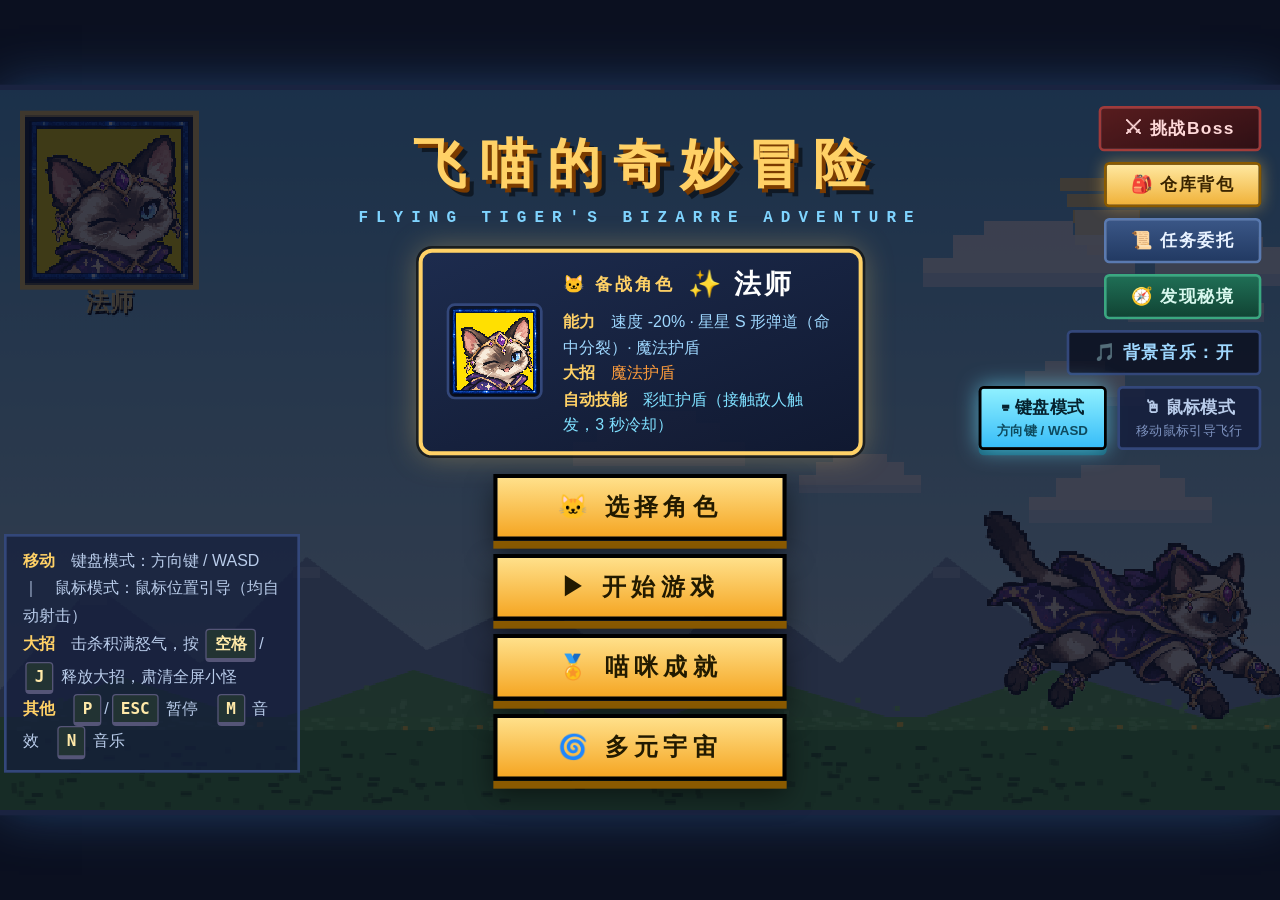
<file: index.html>
﻿﻿﻿﻿﻿﻿﻿﻿﻿﻿﻿﻿﻿﻿﻿﻿﻿﻿﻿﻿﻿﻿﻿﻿﻿﻿<!DOCTYPE html>
<html lang="zh-CN">
<head>
<meta charset="UTF-8">
<meta name="viewport" content="width=device-width, initial-scale=1.0">
<meta http-equiv="Cache-Control" content="no-cache, must-revalidate">
<meta http-equiv="Pragma" content="no-cache">
<meta http-equiv="Expires" content="0">
<title>飞喵的奇妙冒险 · 横版弹幕射击</title>
<link rel="stylesheet" href="css/style.css?v=20260919r9">
</head>
<body>
<div id="game-wrap">
  <canvas id="game" width="960" height="540"></canvas>

  <!-- 局内 HUD -->
  <div id="hud" class="hidden">
    <!-- 左上角：轮次 / 成长 / 击破 / 命 -->
    <div class="hud-topleft">
      <div class="hud-info">
        <span id="round-text">第 1 轮</span>
        <span id="level-text">成长 0 次</span>
        <span id="score-text">击破 0</span>
        <span id="lives-text" class="lives-text">❤❤❤</span>
      </div>
    </div>
    <!-- 右上角：近战技能 + 音效/音乐开关 -->
    <div class="hud-right">
      <div id="melee-box" title="近战爪击">
        <div id="melee-icon">爪</div>
        <div id="melee-cd"></div>
      </div>
      <div class="hud-btns">
        <button id="bgm-btn" type="button">音乐 开</button>
        <button id="mute-btn" type="button">音效 开</button>
      </div>
    </div>
    <!-- 左下角：生命 / 能量 -->
    <div class="hud-bottomleft">
      <div class="bar-row">
        <span class="bar-label">生命</span>
        <div class="bar-outer">
          <div id="hp-bar" class="bar-inner hp"></div>
          <span id="hp-text" class="bar-text">100/100</span>
        </div>
      </div>
      <div class="bar-row">
        <span class="bar-label">能量</span>
        <div class="bar-outer energy-outer">
          <div id="xp-bar" class="bar-inner xp"></div>
          <span id="xp-text" class="bar-text">0/10</span>
        </div>
      </div>
    </div>
    <!-- 屏幕中线正下方：怒气 -->
    <div class="hud-rage">
      <span class="rage-label">怒气</span>
      <div class="bar-outer rage-outer" id="rage-box">
        <div id="rage-bar" class="bar-inner rage"></div>
        <span id="rage-text" class="bar-text rage-text">0/100</span>
      </div>
    </div>
  </div>

  <!-- Boss 血条 -->
  <div id="boss-hud" class="hidden">
    <div id="boss-name">火焰飞猪王</div>
    <div class="boss-bar-outer">
      <div class="boss-bar-clip">
        <div id="boss-bar-ghost" class="boss-bar-layer"></div>
        <div id="boss-bar" class="boss-bar-inner"></div>
        <div class="boss-bar-sheen"></div>
        <div id="boss-bar-flash" class="boss-bar-layer"></div>
        <canvas id="boss-bar-fx"></canvas>
      </div>
    </div>
  </div>

  <!-- Boss 预警 -->
  <div id="boss-warn" class="hidden">
    <div class="warn-flash"></div>
    <div class="warn-text">⚠ 警 告 ⚠<br><span id="warn-sub">强大的气息逼近了！</span></div>
  </div>

  <!-- 升级三选一 -->
  <div id="levelup" class="hidden">
    <div class="lu-title" id="lu-title">⚡ 飞喵成长 ⚡</div>
    <div class="lu-sub" id="lu-sub">选择一项强化（按 1 / 2 / 3 或点击）</div>
    <!-- Boss 挑战·战前部署：进度 + 自动选择 -->
    <div id="lu-deploy-bar" class="hidden">
      <span id="lu-deploy-prog">战前部署 0/24</span>
      <button id="lu-auto-btn" type="button">🤖 自动选择</button>
    </div>
    <div id="lu-cards"></div>
  </div>

  <!-- 开始菜单 -->
  <div id="menu">
    <!-- 右上角：仓库入口 + 任务委托 + 秘境发现 + 背景音乐开关 + 操作模式切换 -->
    <div class="menu-topright">
      <button id="menu-bc-btn" class="audio-btn bc-entry-btn" type="button">⚔ 挑战Boss</button>
      <button id="menu-wh-btn" class="audio-btn wh-entry-btn" type="button">🎒 仓库背包</button>
      <button id="menu-mission-btn" class="audio-btn ms-entry-btn" type="button">📜 任务委托</button>
      <button id="menu-discover-btn" class="audio-btn dv-entry-btn" type="button">🧭 发现秘境<span class="entry-dot"></span></button>
      <button id="menu-bgm-btn" class="audio-btn" type="button">🎵 背景音乐：开</button>
      <div class="mode-row">
        <button id="mode-keyboard" class="mode-btn active" type="button">⌨ 键盘模式<small>方向键 / WASD</small></button>
        <button id="mode-mouse" class="mode-btn" type="button">🖱 鼠标模式<small>移动鼠标引导飞行</small></button>
      </div>
    </div>

    <div class="title-cn">飞喵的奇妙冒险</div>
    <div class="title-en">FLYING TIGER'S BIZARRE ADVENTURE</div>

    <!-- 备战角色（醒目）：头像 + 名称 + 能力/大招/自动技能 -->
    <div class="standby-hero">
      <div class="standby-avatar" id="standby-avatar"></div>
      <div class="standby-info">
        <div class="standby-row">
          <span class="standby-label">🐱 备战角色</span>
          <span id="standby-name">小白</span>
        </div>
        <div class="standby-detail" id="standby-detail"></div>
      </div>
    </div>

    <div class="menu-main">
      <button id="select-btn" class="big-btn" type="button">🐱 选择角色</button>
      <button id="start-btn" class="big-btn" type="button">▶ 开始游戏</button>
      <button id="ach-btn" class="big-btn ach-btn" type="button">🏅 喵咪成就</button>
      <button id="menu-map-btn" class="big-btn map-btn" type="button" title="点击切换地图">🌀 多元宇宙</button>
    </div>

    <!-- 操作说明：左侧靠下（去掉近战/强化/轮次） -->
    <div class="menu-ctrl">
      <div><b>移动</b>　键盘模式：方向键 / WASD　｜　鼠标模式：鼠标位置引导（均自动射击）</div>
      <div><b>大招</b>　击杀积满怒气，按 <kbd>空格</kbd>/<kbd>J</kbd> 释放大招，肃清全屏小怪</div>
      <div><b>其他</b>　<kbd>P</kbd>/<kbd>ESC</kbd> 暂停　<kbd>M</kbd> 音效　<kbd>N</kbd> 音乐</div>
    </div>
  </div>

  <!-- 暂停 -->
  <div id="pause" class="hidden">
    <div class="pause-text">暂 停</div>
    <div class="pause-btns">
      <button id="pause-resume-btn" class="pause-btn" type="button">▶ 继续游戏</button>
      <button id="pause-restart-btn" class="pause-btn" type="button">↻ 重新开始</button>
      <button id="pause-select-btn" class="pause-btn" type="button">🐱 角色选择</button>
    </div>
  </div>

  <!-- 角色选择 -->
  <div id="charsel" class="hidden">
    <div id="charsel-title">选择出战角色</div>
    <div id="char-grid"></div>
    <button id="char-back-btn" class="pause-btn alt" type="button">← 返回菜单</button>
  </div>

  <!-- 喵咪成就 -->
  <div id="ach-panel" class="hidden">
    <div id="ach-title">🏅 喵咪成就</div>
    <div id="ach-progress">已解锁 0 / 0</div>
    <div id="ach-list"></div>
    <button id="ach-back-btn" class="pause-btn alt" type="button">← 返回菜单</button>
  </div>

  <!-- 仓库（背包）：藏品 / 文书 / 道具 -->
  <div id="wh-panel" class="hidden">
    <div id="wh-head">
      <div id="wh-title">🎒 仓库</div>
      <div class="wh-tabs">
        <button class="wh-tab active" type="button" data-tab="coll">🏺 藏品</button>
        <button class="wh-tab" type="button" data-tab="doc">📜 文书</button>
        <button class="wh-tab" type="button" data-tab="item">🎁 道具</button>
      </div>
      <button id="wh-back-btn" class="pause-btn alt" type="button">← 返回菜单</button>
    </div>
    <div id="wh-body">
      <!-- 藏品列表（20 槽位） -->
      <div id="wh-coll-list" class="wh-view"></div>
      <!-- 藏品详情 -->
      <div id="wh-coll-detail" class="wh-view wh-detail hidden">
        <div class="wh-cd-left">
          <div id="wh-cd-canvas-box"></div>
        </div>
        <div class="wh-cd-right">
          <div id="wh-cd-name"></div>
          <div id="wh-cd-desc"></div>
          <div class="wh-cd-meta"><b>来源</b><span id="wh-cd-source"></span></div>
          <div class="wh-cd-meta"><b>发现者</b><span id="wh-cd-finder"></span></div>
          <div id="wh-cd-reward"></div>
          <div id="wh-cd-prog-txt"></div>
          <div class="wh-prog-outer wh-cd-bar"><div id="wh-cd-prog-inner" class="wh-prog-inner"></div></div>
          <button id="wh-invest-btn" class="wh-invest-btn" type="button"></button>
          <button id="wh-cd-back" class="pause-btn alt" type="button">← 返回藏品列表</button>
        </div>
      </div>
      <!-- 文书列表（20 槽位） -->
      <div id="wh-doc-list" class="wh-view"></div>
      <!-- 文书阅读器 -->
      <div id="wh-doc-reader" class="wh-view wh-reader hidden">
        <div class="wh-dr-head">
          <div id="wh-dr-title"></div>
          <div id="wh-dr-author"></div>
        </div>
        <div class="wh-dr-content">
          <div id="wh-dr-art"></div>
          <div id="wh-dr-text"></div>
        </div>
        <button id="wh-dr-back" class="pause-btn alt" type="button">← 返回文书列表</button>
      </div>
      <!-- 道具列表 -->
      <div id="wh-item-list" class="wh-view hidden"></div>
    </div>
  </div>

  <!-- 任务委托 -->
  <div id="ms-panel" class="hidden">
    <div id="ms-head">
      <div id="ms-title">📜 任务委托</div>
      <div id="ms-fish">🐟 小鱼干 0</div>
      <button id="ms-back-btn" class="pause-btn alt" type="button">← 返回菜单</button>
    </div>
    <div id="ms-body">
      <div id="ms-list"></div>
      <div id="ms-detail"></div>
    </div>
  </div>

  <!-- 秘境发现 -->
  <div id="dv-panel" class="hidden">
    <div id="dv-head">
      <div id="dv-title">🧭 发现秘境</div>
      <button id="dv-back-btn" class="pause-btn alt" type="button">← 返回菜单</button>
    </div>
    <div id="dv-grid"></div>
  </div>

  <!-- 阵亡委托结算 -->
  <div id="ms-settle" class="hidden">
    <div class="ms-settle-box">
      <div class="ms-settle-top">
        <span id="mss-count">委托结果 1/1</span>
        <span id="mss-skip" role="button">跳过全部</span>
      </div>
      <div id="mss-body"></div>
      <button id="mss-next" class="pause-btn" type="button">下一个</button>
    </div>
  </div>

  <!-- 游戏结束 -->
  <div id="gameover" class="hidden">
    <div class="go-title">飞喵陨落</div>
    <div id="go-stats" class="go-stats"></div>
    <div class="go-btns">
      <button id="restart-btn" class="big-btn" type="button">↻ 再战一场</button>
      <button id="home-btn" class="big-btn go-home" type="button">🏠 返回主页</button>
    </div>
  </div>

  <!-- 月痕沙海通关奖励 -->
  <div id="reward" class="hidden">
    <div class="reward-inner">
      <div class="reward-title">🏆 通关奖励 🏆</div>
      <div class="reward-sub">你战胜了狮身人面像，从墓室中带出了……</div>
      <div class="reward-coin">
        <div class="coin-icon">🪙</div>
        <div class="coin-name">古钱币</div>
        <div class="coin-amount">× 1</div>
      </div>
      <div class="reward-hint" id="reward-hint">（4 秒后可点击任意位置返回主界面）</div>
    </div>
  </div>

  <!-- Boss 挑战：Boss 选择界面 -->
  <div id="bc-panel" class="hidden">
    <div id="bc-head">
      <div id="bc-title">⚔ Boss 挑战</div>
      <div id="bc-fish">🐟 小鱼干 0</div>
      <button id="bc-back-btn" class="pause-btn alt" type="button">← 返回菜单</button>
    </div>
    <div id="bc-tip">点击 Boss 卡片发起讨伐 · 限定 Boss 在专属场景作战，通用 Boss 进入随机场景</div>
    <div id="bc-list-body"></div>
  </div>

  <!-- Boss 挑战：5 秒倒计时 -->
  <div id="bc-countdown" class="hidden">
    <div id="bc-cd-label">⚔ Boss 即将登场 ⚔</div>
    <div id="bc-cd-num">5</div>
  </div>

  <!-- Boss 挑战：结算（战斗结算 + 委托结果） -->
  <div id="bc-settle" class="hidden">
    <div class="bc-settle-box">
      <div id="bc-settle-title">🏆 讨伐成功</div>
      <div id="bc-settle-stat" class="bc-settle-block"></div>
      <div id="bc-settle-mission" class="bc-settle-block"></div>
      <button id="bc-settle-btn" class="bc-settle-btn" type="button">返回主页</button>
    </div>
  </div>

  <!-- 子弹风格二选一（预览 ?styleui=1） -->
  <div id="stylepick" class="hidden">
    <button id="sp-close" type="button">×</button>
    <div class="sp-head">
      <div class="sp-kicker">基础子弹已达最高强度</div>
      <div class="sp-title" id="sp-title">小白 · 风格觉醒</div>
      <div class="sp-sub">选择一条专属风格路线，专属弹道合并为每向 1 发风格弹（元素附加弹、尾部/下部炮管保留，后续可用「弹道强化」重新扩展）；风格一旦选定不可更换</div>
    </div>
    <div class="sp-switch">
      <button id="sp-prev" type="button">‹</button>
      <div class="sp-hero">
        <img id="sp-avatar" alt="">
        <span id="sp-hero-name">小白</span>
        <span class="sp-base-tag">基础弹：<b id="sp-base"></b></span>
      </div>
      <button id="sp-next" type="button">›</button>
    </div>
    <div id="sp-cards"></div>
    <div class="sp-foot">风格预览：点击卡片或按 1 / 2 查看锁定反馈　·　← / → 切换英雄（共 7 名）　·　Esc 关闭</div>
  </div>

  <!-- Boss 挑战：奖励 -->
  <div id="bc-reward" class="hidden">
    <div class="bc-rw-box">
      <div class="bc-rw-title">🎁 讨伐赏金</div>
      <div class="bc-rw-fish">🐟</div>
      <div id="bc-rw-name" class="bc-rw-name"></div>
      <div id="bc-rw-amount" class="bc-rw-amount"></div>
      <button id="bc-rw-btn" class="bc-settle-btn go" type="button">收下并返回</button>
    </div>
  </div>
</div>

<script src="js/sprites.js?v=20260917r3"></script>
<script src="js/characters.js?v=20260920r11"></script>
<script src="js/bulletstyles.js?v=20260919r6"></script>
<script src="js/config.js?v=20260919r21"></script>
<script src="js/audio.js?v=20260917r1"></script>
<script src="js/music.js?v=20260914r3"></script>
<script src="js/achievements.js?v=20260920r6"></script>
<script src="js/warehouse.js?v=20260914r4"></script>
<script src="js/missions.js?v=20260914r2"></script>
<script src="js/entities.js?v=20260920r33"></script>
<script src="js/hazards.js?v=20260916r3"></script>
<script src="js/bosses.js?v=20260919r13"></script>
<script src="js/bosschallenge.js?v=20260919r4"></script>
<script src="js/game.js?v=20260920r36"></script>
</body>
</html>
</file>
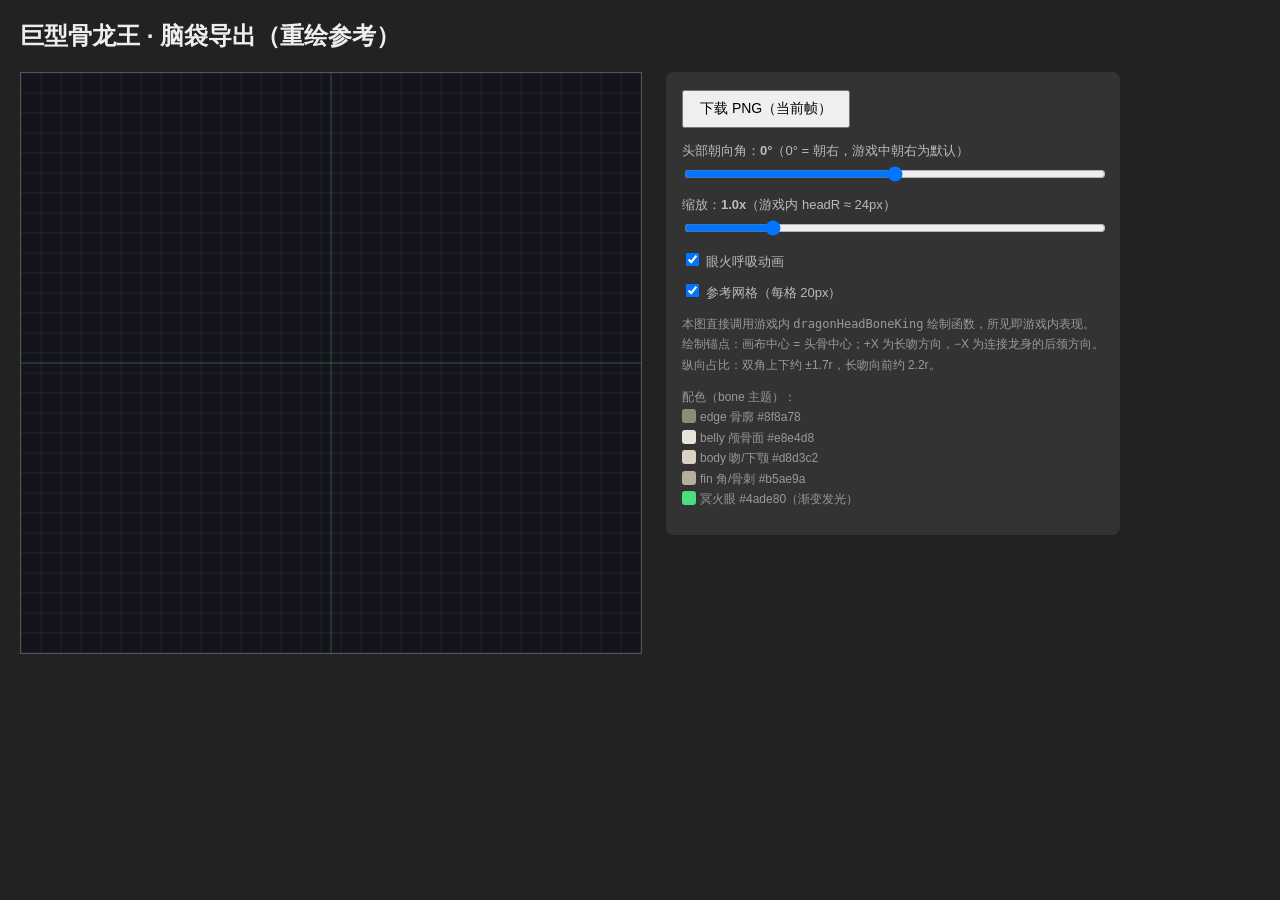
<file: export_bone_dragon_head.html>
<!DOCTYPE html>
<html lang="zh-CN">
<head>
<meta charset="UTF-8">
<title>骨龙王脑袋导出（重绘参考）</title>
<style>
  body { font-family: sans-serif; background: #222; color: #eee; padding: 20px; margin: 0; }
  .wrap { display: flex; gap: 24px; align-items: flex-start; flex-wrap: wrap; }
  .panel { background: #333; padding: 14px 16px; border-radius: 8px; min-width: 220px; }
  canvas { border: 1px solid #555; background: #14141c; display: block; }
  button { padding: 8px 16px; margin: 4px 4px 4px 0; cursor: pointer; font-size: 14px; }
  label { display: block; margin: 10px 0 4px; font-size: 13px; color: #bbb; }
  input[type=range] { width: 100%; }
  h2 { margin-top: 0; }
  .note { font-size: 12px; color: #999; line-height: 1.7; }
  .chips span { display:inline-block; width:14px; height:14px; border-radius:3px; margin-right:4px; vertical-align:-2px; }
</style>
</head>
<body>
<h2>巨型骨龙王 · 脑袋导出（重绘参考）</h2>
<div class="wrap">
  <canvas id="cv" width="620" height="580"></canvas>
  <div class="panel">
    <button id="btnPng">下载 PNG（当前帧）</button>
    <label>头部朝向角：<b id="angTxt">0°</b>（0° = 朝右，游戏中朝右为默认）</label>
    <input type="range" id="ang" min="-180" max="180" value="0">
    <label>缩放：<b id="scTxt">1.0x</b>（游戏内 headR ≈ 24px）</label>
    <input type="range" id="sc" min="0.5" max="3" step="0.1" value="1">
    <label><input type="checkbox" id="anim" checked> 眼火呼吸动画</label>
    <label><input type="checkbox" id="grid" checked> 参考网格（每格 20px）</label>
    <p class="note">
      本图直接调用游戏内 <code>dragonHeadBoneKing</code> 绘制函数，所见即游戏内表现。<br>
      绘制锚点：画布中心 = 头骨中心；+X 为长吻方向，−X 为连接龙身的后颈方向。<br>
      纵向占比：双角上下约 ±1.7r，长吻向前约 2.2r。
    </p>
    <p class="note chips">
      配色（bone 主题）：<br>
      <span style="background:#8f8a78"></span>edge 骨廓 #8f8a78<br>
      <span style="background:#e8e4d8"></span>belly 颅骨面 #e8e4d8<br>
      <span style="background:#d8d3c2"></span>body 吻/下颚 #d8d3c2<br>
      <span style="background:#b5ae9a"></span>fin 角/骨刺 #b5ae9a<br>
      <span style="background:#4ade80"></span>冥火眼 #4ade80（渐变发光）
    </p>
  </div>
</div>

<script src="js/config.js"></script>
<script src="js/entities.js"></script>
<script>
  const cv = document.getElementById('cv');
  const ctx = cv.getContext('2d');
  const th = FT.DRAGON_THEMES.bone;
  const headFn = th.headKing;          // dragonHeadBoneKing(ctx, d, h, t, th)
  let t = 0, last = performance.now();

  function draw() {
    const now = performance.now();
    const dt = Math.min(0.05, (now - last) / 1000); last = now;
    if (document.getElementById('anim').checked) t += dt;

    const angle = +document.getElementById('ang').value * Math.PI / 180;
    const scale = +document.getElementById('sc').value;
    document.getElementById('angTxt').textContent = Math.round(angle * 180 / Math.PI) + '°';
    document.getElementById('scTxt').textContent = scale.toFixed(1) + 'x';

    ctx.clearRect(0, 0, cv.width, cv.height);
    // 背景
    ctx.fillStyle = '#14141c'; ctx.fillRect(0, 0, cv.width, cv.height);
    if (document.getElementById('grid').checked) {
      ctx.strokeStyle = 'rgba(255,255,255,0.07)'; ctx.lineWidth = 1;
      for (let x = 0; x <= cv.width; x += 20) { ctx.beginPath(); ctx.moveTo(x, 0); ctx.lineTo(x, cv.height); ctx.stroke(); }
      for (let y = 0; y <= cv.height; y += 20) { ctx.beginPath(); ctx.moveTo(0, y); ctx.lineTo(cv.width, y); ctx.stroke(); }
      ctx.strokeStyle = 'rgba(74,222,128,0.35)';
      ctx.beginPath(); ctx.moveTo(cv.width / 2, 0); ctx.lineTo(cv.width / 2, cv.height); ctx.stroke();
      ctx.beginPath(); ctx.moveTo(0, cv.height / 2); ctx.lineTo(cv.width, cv.height / 2); ctx.stroke();
    }
    // 绘制脑袋（游戏内 headR≈24；导出按缩放放大）
    const cx = cv.width / 2, cy = cv.height / 2;
    ctx.save();
    ctx.translate(cx, cy);
    ctx.rotate(angle);
    ctx.scale(scale, scale);
    const d = { headR: 78, segR: 64 };
    headFn(ctx, d, 0, t, th);
    ctx.restore();
    requestAnimationFrame(draw);
  }
  draw();

  document.getElementById('btnPng').onclick = () => {
    const a = document.createElement('a');
    a.download = '骨龙王脑袋_重绘参考.png';
    a.href = cv.toDataURL('image/png');
    a.click();
  };
</script>
</body>
</html>
</file>
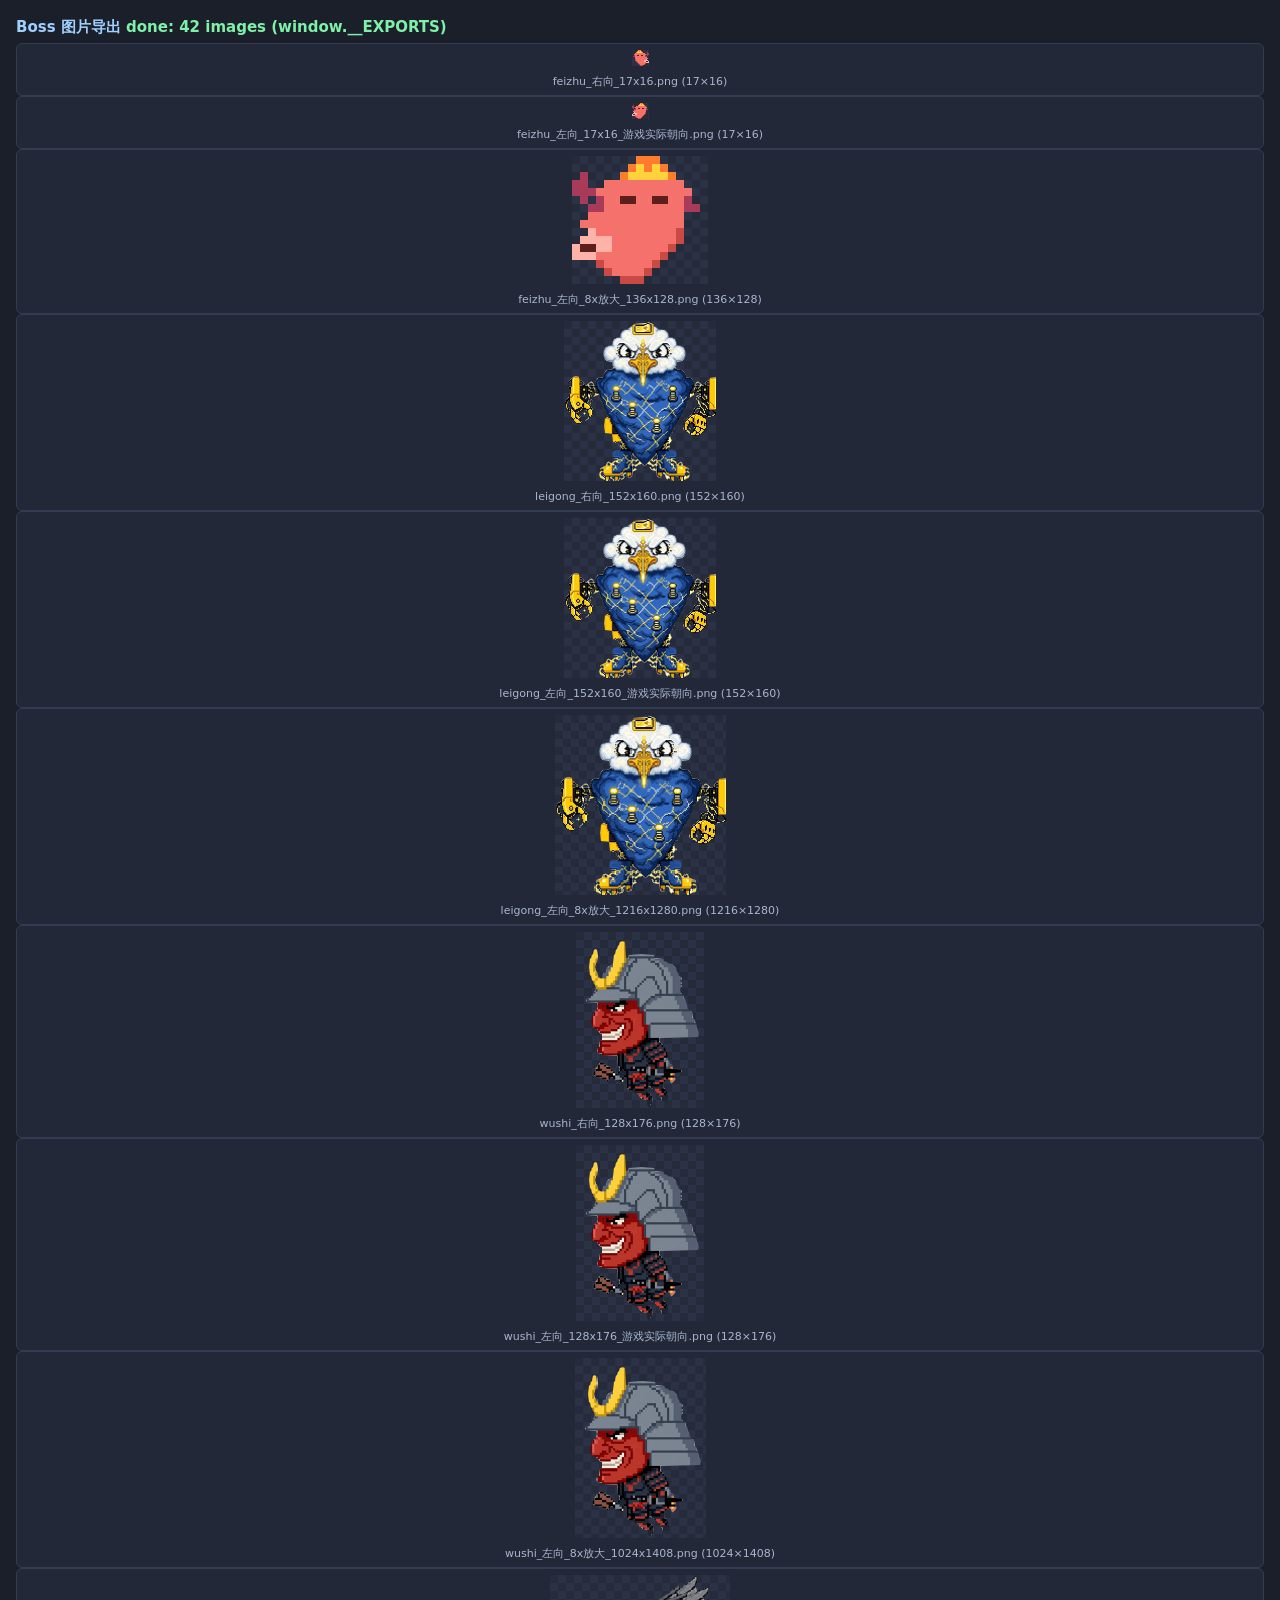
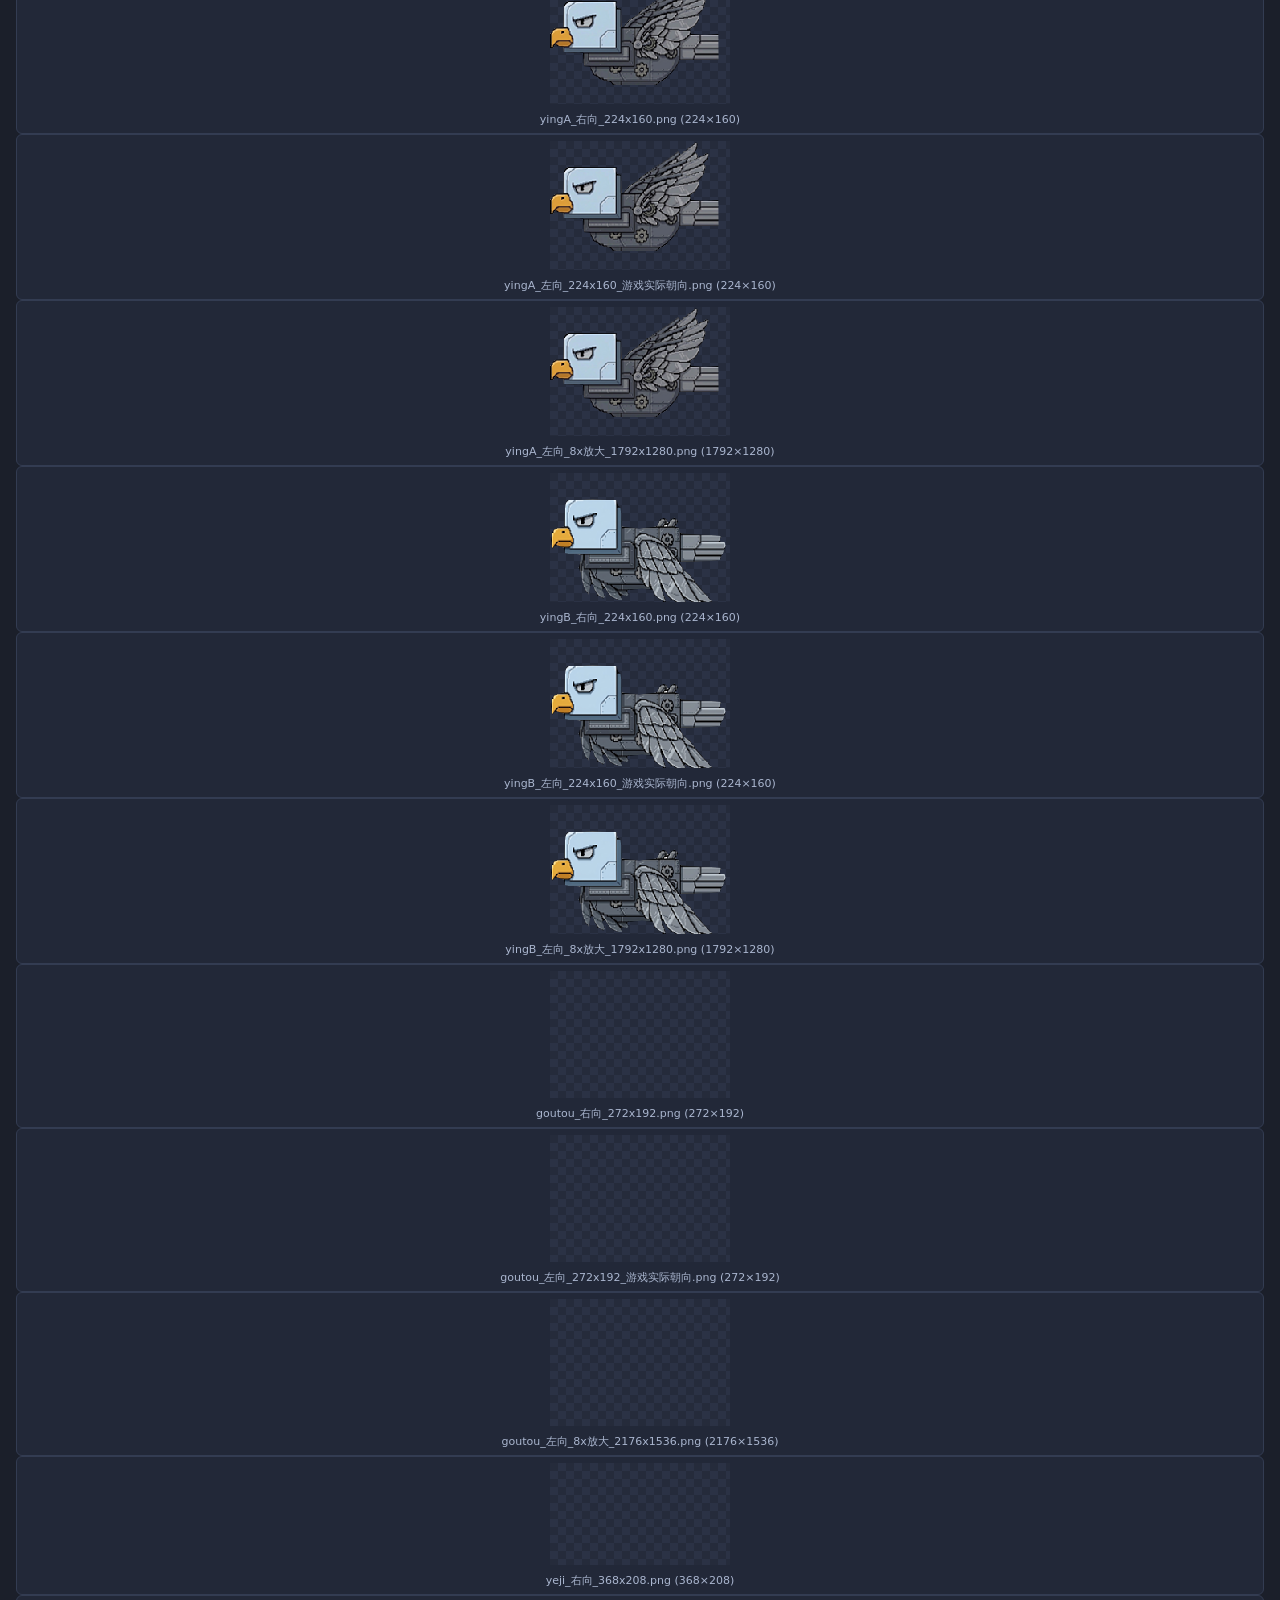
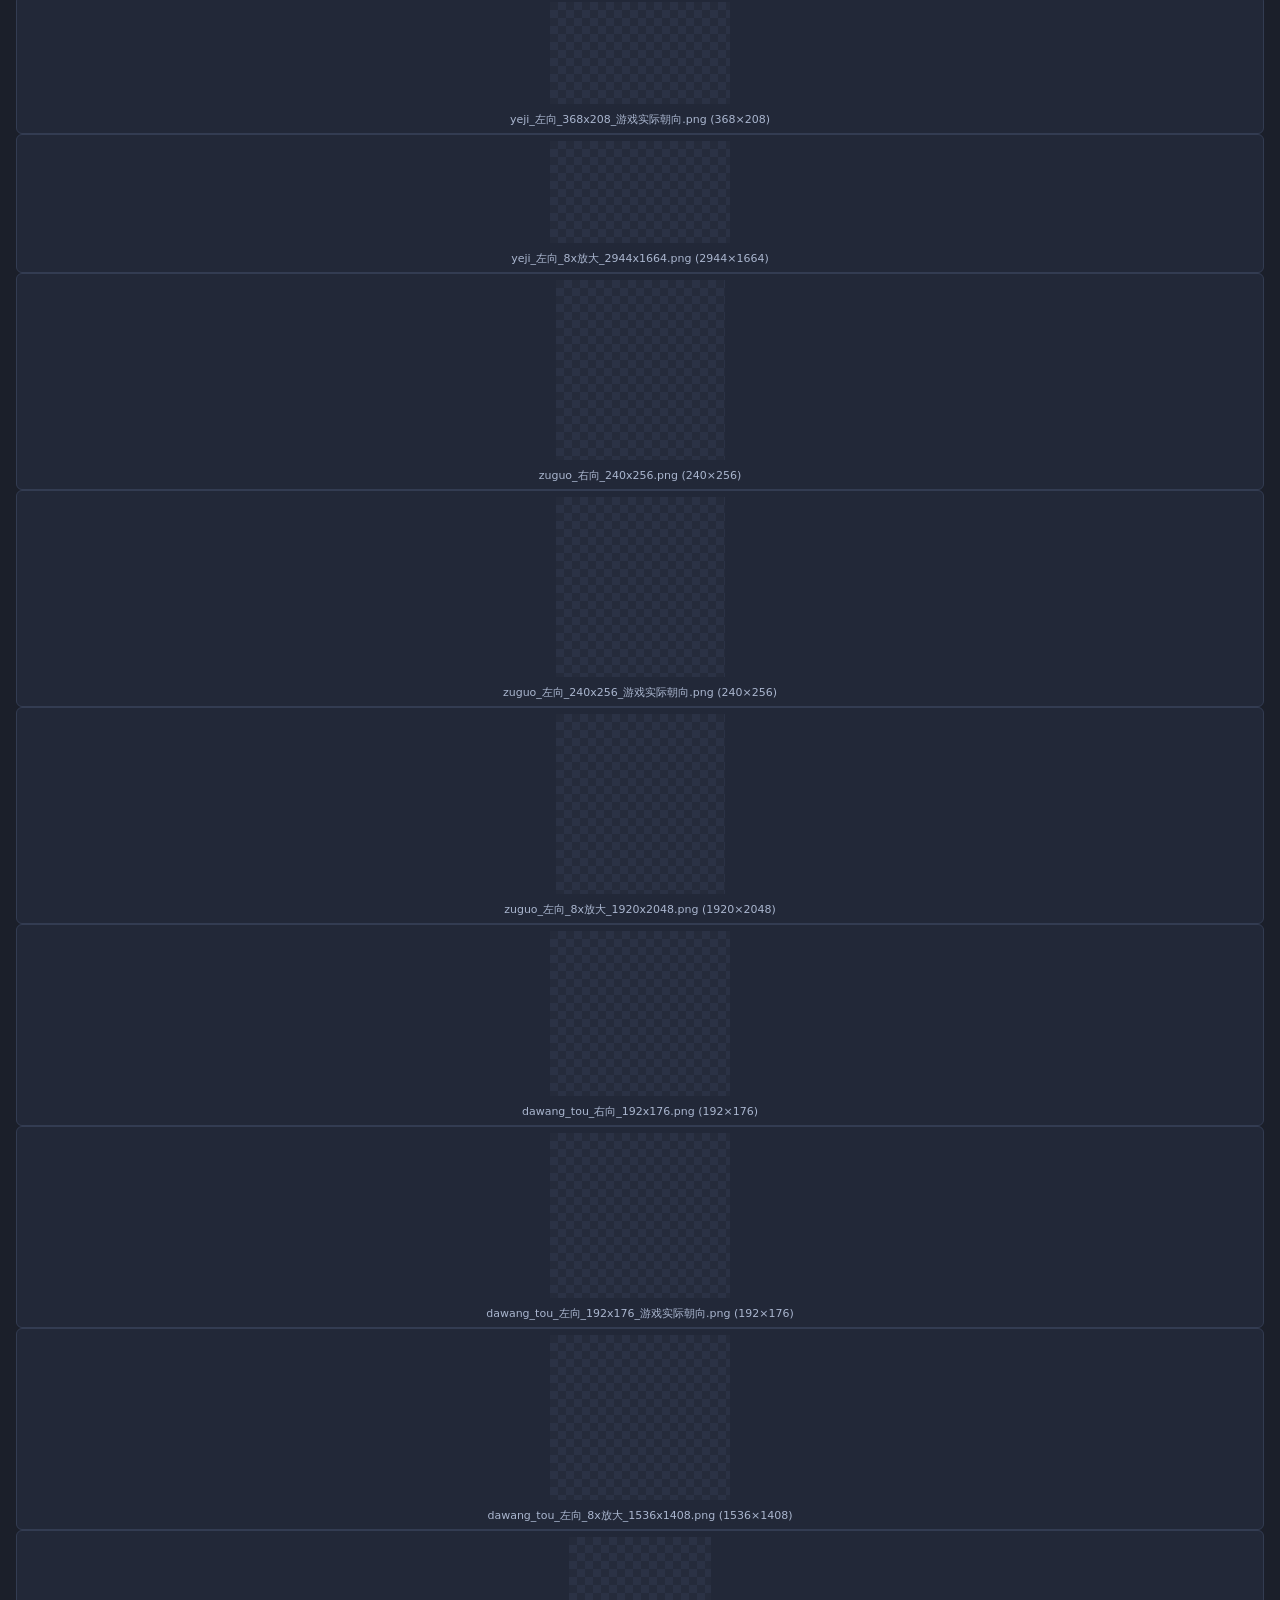
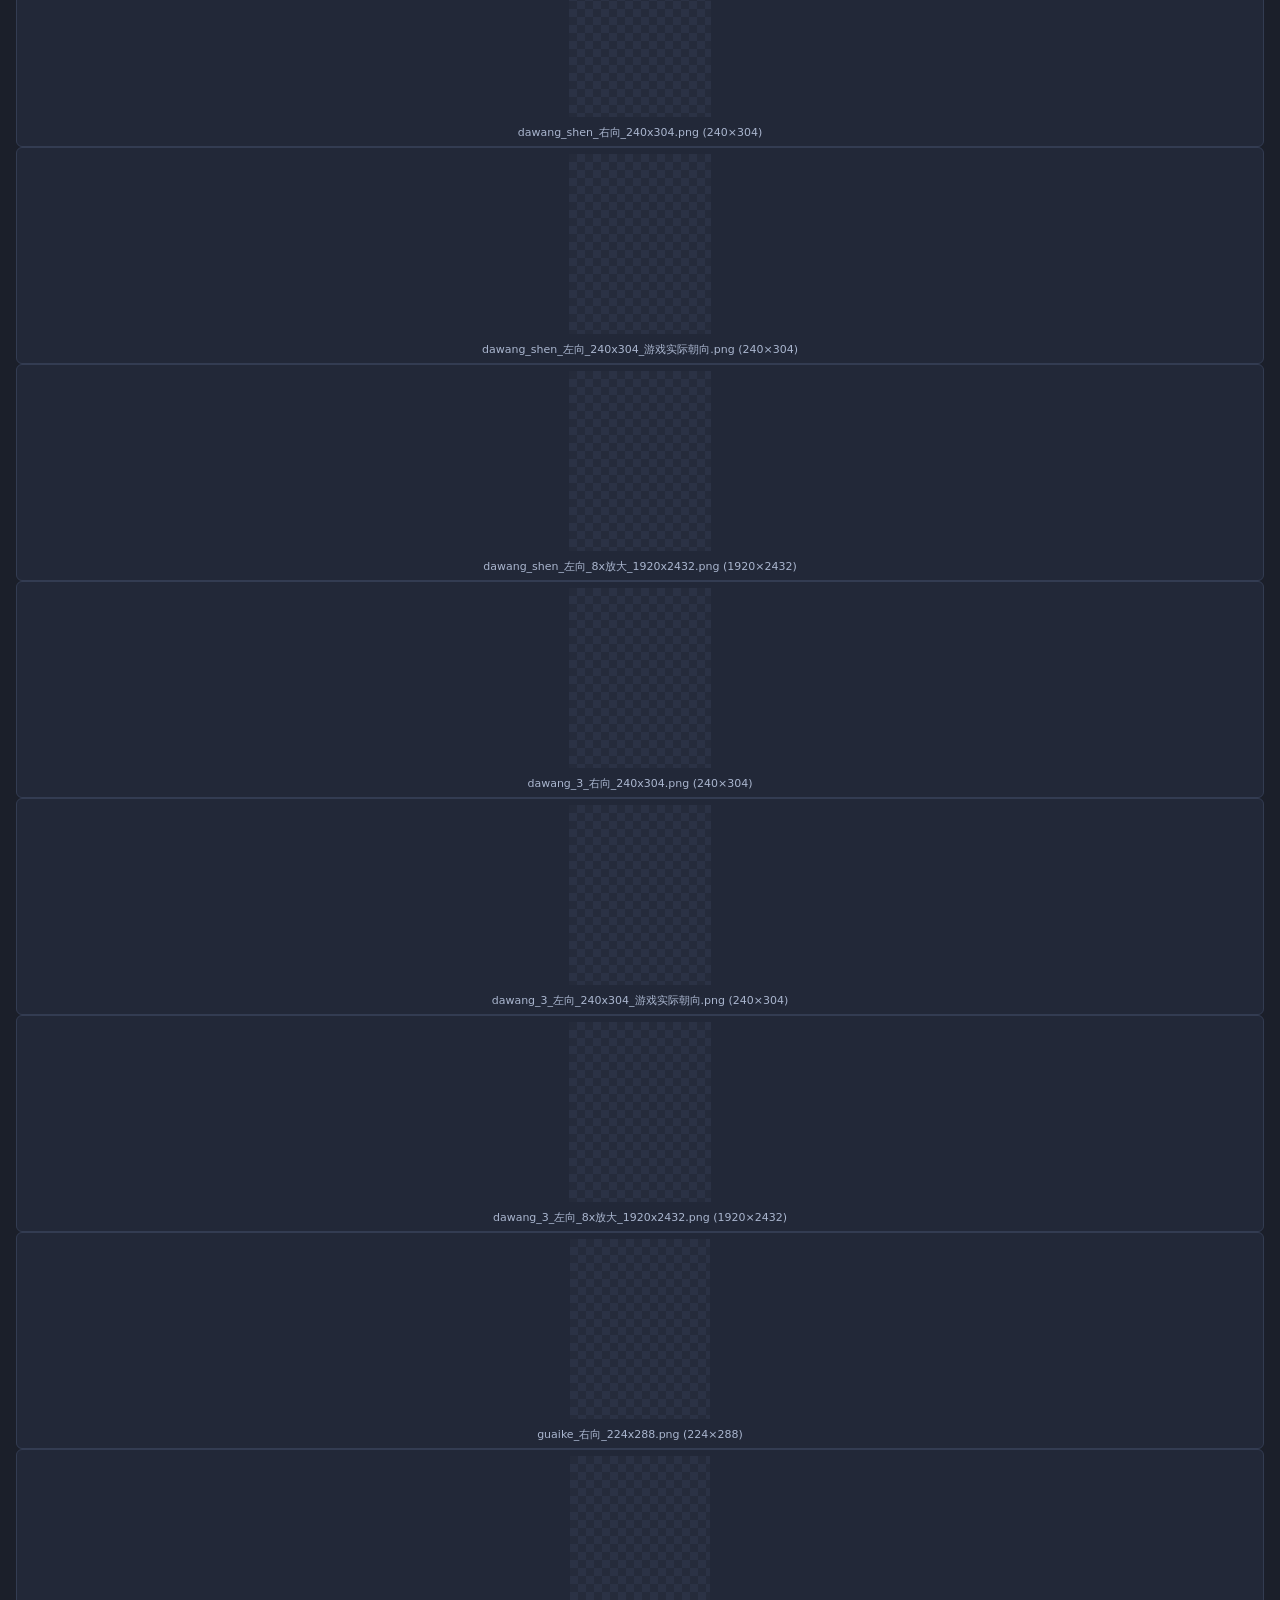
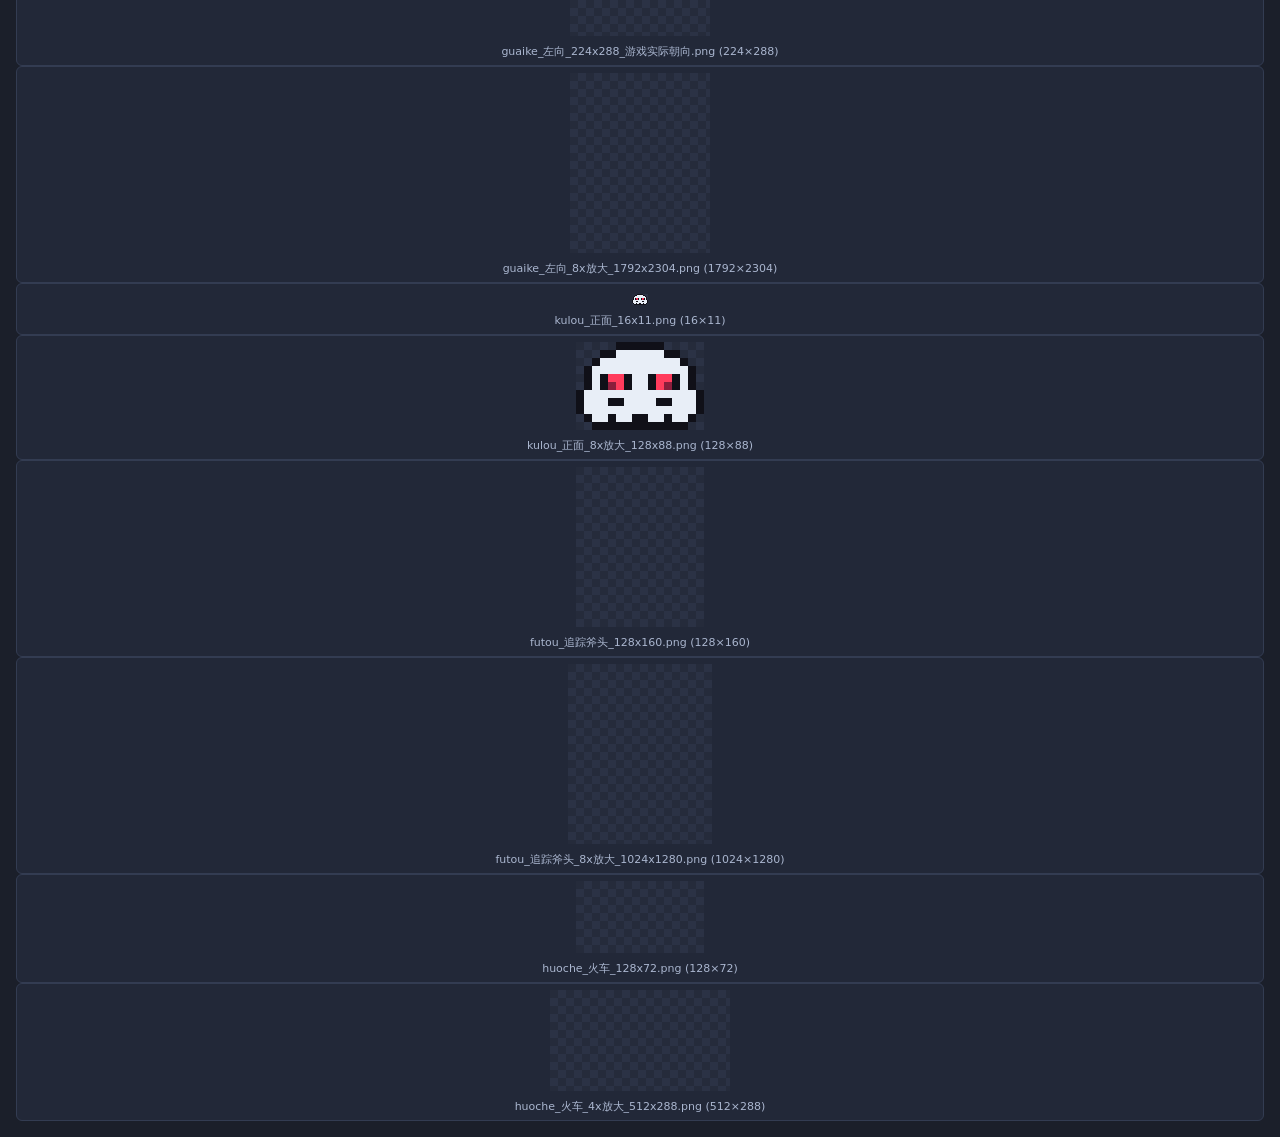
<file: export_bosses.html>
<!DOCTYPE html>
<html lang="zh-CN">
<head>
<meta charset="utf-8">
<title>Boss 图片导出</title>
<style>
  body { background:#1b1f2a; color:#dfe6f3; font-family:system-ui,sans-serif; margin:16px; }
  h2 { font-size:15px; margin:18px 0 6px; color:#9fd0ff; }
  .row { display:flex; flex-wrap:wrap; gap:10px; }
  .cell { background:#222838; border:1px solid #333c52; border-radius:6px; padding:6px; text-align:center; }
  .cell canvas { image-rendering:pixelated; background:
     repeating-conic-gradient(#2b3245 0% 25%, #252b3b 0% 50%) 0 0/16px 16px; }
  .cell .nm { font-size:11px; color:#aab6cf; margin-top:4px; word-break:break-all; }
  #status { color:#7ff0a8; }
</style>
</head>
<body>
<h2>Boss 图片导出 <span id="status">working…</span></h2>
<div id="sheet"></div>

<script src="js/config.js"></script>
<script src="js/sprites.js"></script>
<script src="js/entities.js"></script>
<script src="js/bosses.js"></script>
<script>
(function () {
  'use strict';
  const EXPORTS = [];   // {name, w, h, url}
  const sheet = document.getElementById('sheet');

  function addCanvas(name, cv) {
    const url = cv.toDataURL('image/png');
    EXPORTS.push({ name, w: cv.width, h: cv.height, url });
    // 联系表缩略图
    const cell = document.createElement('div');
    cell.className = 'cell';
    const t = document.createElement('canvas');
    const scale = Math.min(1, 180 / Math.max(cv.width, cv.height));
    t.width = Math.max(1, Math.round(cv.width * scale));
    t.height = Math.max(1, Math.round(cv.height * scale));
    const tc = t.getContext('2d');
    tc.imageSmoothingEnabled = false;
    tc.drawImage(cv, 0, 0, t.width, t.height);
    cell.appendChild(t);
    const lbl = document.createElement('div');
    lbl.className = 'nm';
    lbl.textContent = name + ' (' + cv.width + '×' + cv.height + ')';
    cell.appendChild(lbl);
    sheet.appendChild(cell);
  }

  // 水平翻转（与 sprites.js flip 一致）
  function flipCV(src) {
    const cv = document.createElement('canvas');
    cv.width = src.width; cv.height = src.height;
    const c = cv.getContext('2d');
    c.save();
    c.translate(src.width, 0); c.scale(-1, 1);
    c.imageSmoothingEnabled = false;
    c.drawImage(src, 0, 0);
    c.restore();
    return cv;
  }
  // 最近邻放大
  function scaleCV(src, k) {
    const cv = document.createElement('canvas');
    cv.width = src.width * k; cv.height = src.height * k;
    const c = cv.getContext('2d');
    c.imageSmoothingEnabled = false;
    c.drawImage(src, 0, 0, cv.width, cv.height);
    return cv;
  }
  // 自动裁切透明边
  function autocrop(src, pad) {
    pad = pad || 2;
    const w = src.width, h = src.height;
    const d = src.getContext('2d').getImageData(0, 0, w, h).data;
    let x0 = w, y0 = h, x1 = -1, y1 = -1;
    for (let y = 0; y < h; y++) {
      for (let x = 0; x < w; x++) {
        if (d[(y * w + x) * 4 + 3] > 10) {
          if (x < x0) x0 = x; if (x > x1) x1 = x;
          if (y < y0) y0 = y; if (y > y1) y1 = y;
        }
      }
    }
    if (x1 < 0) return src;
    x0 = Math.max(0, x0 - pad); y0 = Math.max(0, y0 - pad);
    x1 = Math.min(w - 1, x1 + pad); y1 = Math.min(h - 1, y1 + pad);
    const cv = document.createElement('canvas');
    cv.width = x1 - x0 + 1; cv.height = y1 - y0 + 1;
    cv.getContext('2d').drawImage(src, -x0, -y0);
    return cv;
  }

  // ---------- 像素精灵 Boss ----------
  // [文件名前缀, 右向精灵, 左向精灵(游戏实际朝向)]
  const PIX = [
    ['feizhu',      Sprites.pig,         Sprites.pigL],          // 火焰飞猪王
    ['leigong',     Sprites.leigong,     Sprites.leigongL],      // 雷公巨兽
    ['wushi',       Sprites.samurai,     Sprites.samuraiL],      // 飞天日本武士
    ['yingA',       Sprites.swordEagleA, Sprites.swordEagleAL],  // 铁鹰 帧A
    ['yingB',       Sprites.swordEagleB, Sprites.swordEagleBL],  // 铁鹰 帧B
    ['goutou',      Sprites.dogHead,     Sprites.dogHeadL],      // 飞天狗王
    ['yeji',        Sprites.pheasant,    Sprites.pheasantL],     // 巨型野鸡王
    ['zuguo',       Sprites.homelander,  Sprites.homelanderL],   // 祖国人
    ['dawang_tou',  Sprites.bossHead,    Sprites.bossHeadL],     // 大王 第一阶段（巨头）
    ['dawang_shen', Sprites.bossMan,     Sprites.bossManL],      // 大王 第二阶段（变身）
    ['dawang_3',    Sprites.bossMan3,    Sprites.bossMan3L],     // 斧王 阶段3（蜥蜴脸西装）
    ['guaike',      Sprites.stranger,    Sprites.strangerL],     // 怪客
  ];
  for (const [pfx, rightSpr, leftSpr] of PIX) {
    const w = rightSpr.width, h = rightSpr.height;
    addCanvas(pfx + '_右向_' + w + 'x' + h + '.png', rightSpr);
    addCanvas(pfx + '_左向_' + w + 'x' + h + '_游戏实际朝向.png', leftSpr);
    addCanvas(pfx + '_左向_8x放大_' + (w * 8) + 'x' + (h * 8) + '.png', scaleCV(leftSpr, 8));
  }
  // 骷髅王：正面骷髅、对称、游戏内直接使用未翻转
  {
    const sk = Sprites.skullhead;
    addCanvas('kulou_正面_' + sk.width + 'x' + sk.height + '.png', sk);
    addCanvas('kulou_正面_8x放大_' + (sk.width * 8) + 'x' + (sk.height * 8) + '.png', scaleCV(sk, 8));
  }

  // 追踪斧头 + 火车：正面/对称精灵，导出原尺寸 + 8 倍放大参考稿
  {
    const ax = Sprites.axeProj;
    addCanvas('futou_追踪斧头_' + ax.width + 'x' + ax.height + '.png', ax);
    addCanvas('futou_追踪斧头_8x放大_' + (ax.width * 8) + 'x' + (ax.height * 8) + '.png', scaleCV(ax, 8));
  }
  {
    const tr = Sprites.train;
    addCanvas('huoche_火车_' + tr.width + 'x' + tr.height + '.png', tr);
    addCanvas('huoche_火车_4x放大_' + (tr.width * 4) + 'x' + (tr.height * 4) + '.png', scaleCV(tr, 4));
  }

  // ---------- 程序化绘制 Boss（狮身人面像 / 牛魔） ----------
  const stubG = { bossSpawned: 1, playerDps: () => 100, bossHpMul: () => 1 };

  function renderProg(make, W, H, ox, oy, scale) {
    const cv = document.createElement('canvas');
    cv.width = W; cv.height = H;
    const c = cv.getContext('2d');
    c.save();
    c.translate(ox, oy);
    c.scale(scale, scale);
    make(c);
    c.restore();
    return autocrop(cv, 4);
  }

  // 狮身人面像：P1(循环1) / P2(循环2) / P3(循环3)
  try {
    const SphinxCls = (window.Bosses && window.Bosses.Sphinx) || null;
    if (!SphinxCls) throw new Error('Sphinx class not exposed');
    const phases = [
      ['p1', 1], ['p2', 2], ['p3', 3],
    ];
    for (const [ph, cyc] of phases) {
      const b = new SphinxCls(stubG);
      b.x = 0; b.y = 0; b.state = ph; b.phase = ph; b.cycle = cyc;
      b.t = 1.2; b.flash = 0; b.movingDir = 0;
      b.marks = []; b.hazards = []; b.debris = []; b.pendingSlam = null;
      b.act = ph === 'p2' ? 'triEye' : null;   // P2 睁眼
      const cv = renderProg((c) => b.render(c), 640, 680, 320, 400, 2);
      addCanvas('shishen_' + ph + '_' + cv.width + 'x' + cv.height + '.png', cv);
    }
  } catch (e) {
    console.error('Sphinx export failed:', e);
  }

  // 牛魔：P1 / P2 / P3（体型随阶段 1 / 1.12 / 1.28）
  try {
    const NiuMoCls = (window.Bosses && window.Bosses.NiuMo) || null;
    if (!NiuMoCls) throw new Error('NiuMo class not exposed');
    const phases = [['p1', 1], ['p2', 1.12], ['p3', 1.28]];
    for (const [ph, scl] of phases) {
      const b = new NiuMoCls(stubG);
      b.x = 0; b.y = 0; b.state = ph; b.phase = ph; b.scl = scl;
      b.t = 1.2; b.flash = 0; b.horns = []; b.rings = []; b.aim = null;
      b._c4 = null; b.lockHpT = 0; b.act = null;
      const cv = renderProg((c) => b.render(c), 600, 700, 300, 400, 2);
      addCanvas('niumo_' + ph + '_' + cv.width + 'x' + cv.height + '.png', cv);
    }
  } catch (e) {
    console.error('NiuMo export failed:', e);
  }

  window.__EXPORTS = EXPORTS;
  document.getElementById('status').textContent =
    'done: ' + EXPORTS.length + ' images (window.__EXPORTS)';
})();
</script>
</body>
</html>
</file>
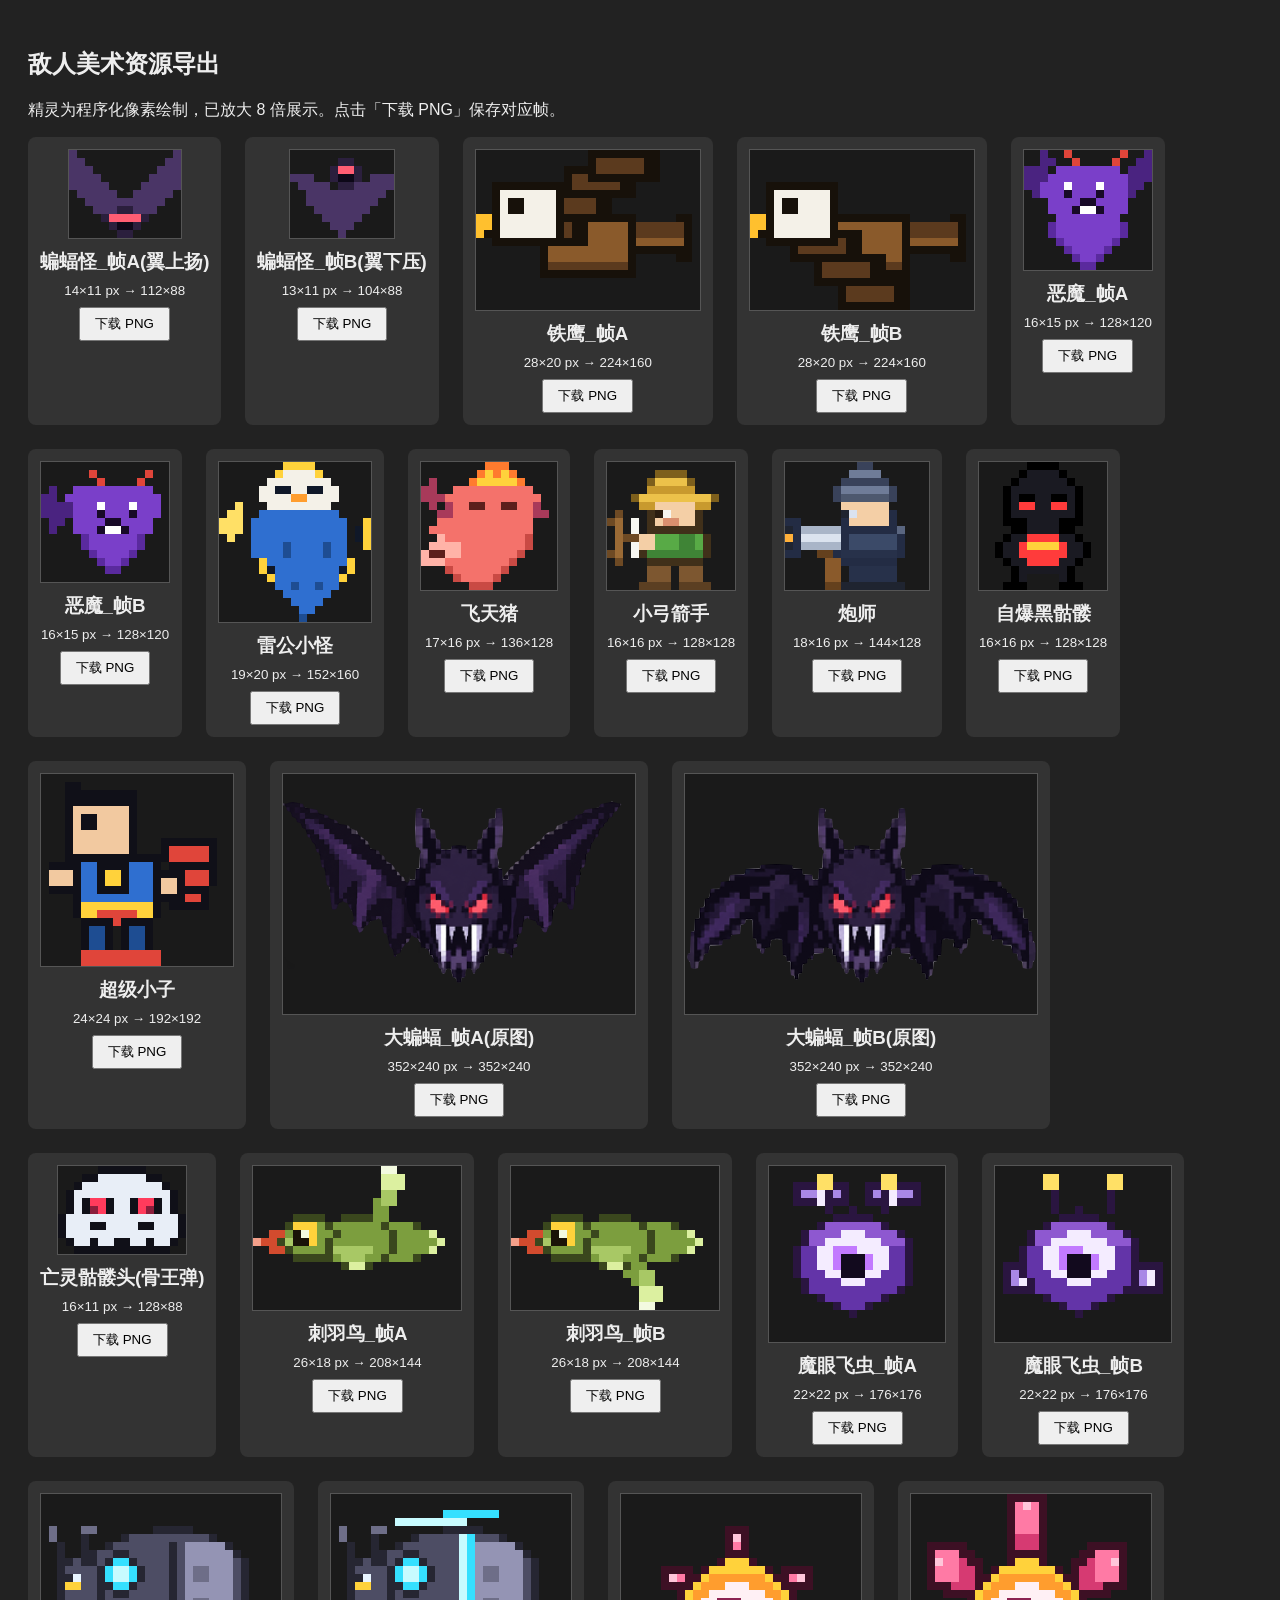
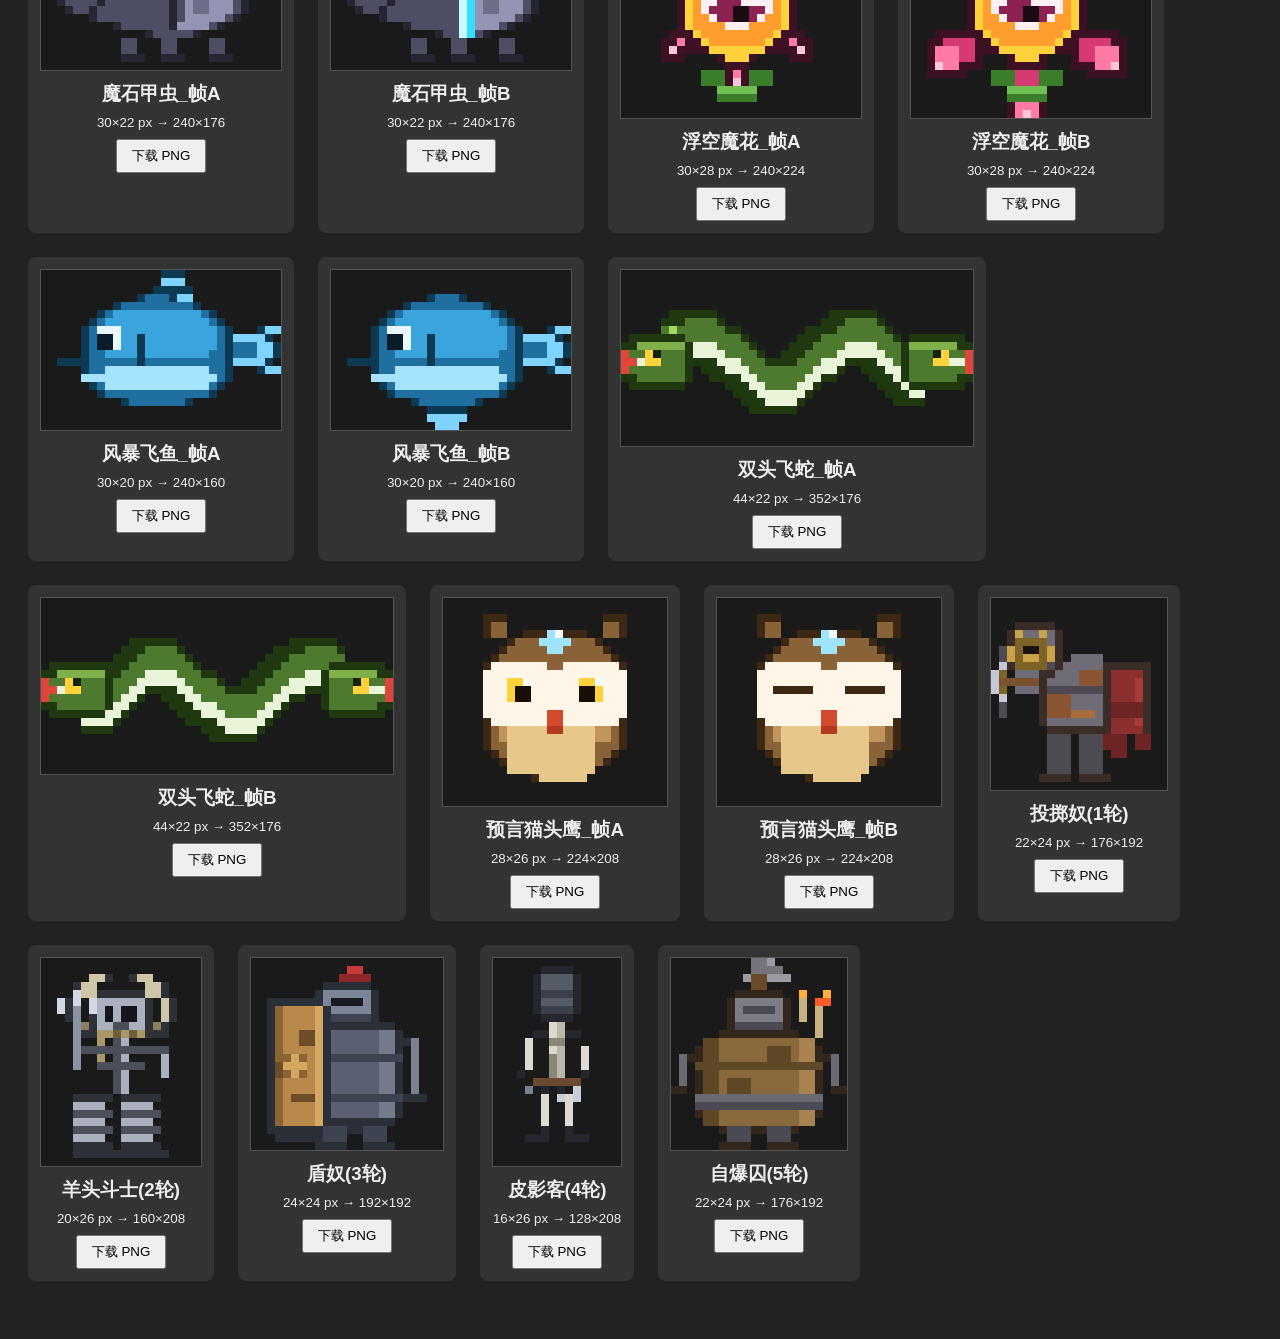
<file: export_enemies.html>
<!DOCTYPE html>
<html lang="zh-CN">
<head>
<meta charset="UTF-8">
<title>敌人美术资源导出</title>
<style>
  body { font-family: sans-serif; background: #222; color: #eee; padding: 20px; }
  .row { display: flex; flex-wrap: wrap; gap: 24px; margin-bottom: 30px; }
  .card { background: #333; padding: 12px; border-radius: 8px; text-align: center; }
  canvas { image-rendering: pixelated; image-rendering: crisp-edges; border: 1px solid #555; background: #1a1a1a; }
  button { margin-top: 8px; padding: 6px 14px; cursor: pointer; }
  h3 { margin: 6px 0; }
</style>
</head>
<body>
<h2>敌人美术资源导出</h2>
<p>精灵为程序化像素绘制，已放大 8 倍展示。点击「下载 PNG」保存对应帧。</p>
<div class="row" id="cards"></div>

<script src="js/sprites.js?v=20260909r39"></script>
<script>
  const SCALE = 8;   // 导出放大倍数（保持像素清晰）

  // 需要导出的精灵：名称 -> sprite canvas（均取游戏中实际使用的朝左版本）
  const targets = [
    // ── 常规小怪 ──
    { name: '蝙蝠怪_帧A(翼上扬)', sprite: Sprites.batAL },
    { name: '蝙蝠怪_帧B(翼下压)', sprite: Sprites.batBL },
    { name: '铁鹰_帧A', sprite: Sprites.eagleAL },
    { name: '铁鹰_帧B', sprite: Sprites.eagleBL },
    { name: '恶魔_帧A', sprite: Sprites.demonAL },
    { name: '恶魔_帧B', sprite: Sprites.demonBL },
    { name: '雷公小怪', sprite: Sprites.leigongSmallL },
    { name: '飞天猪', sprite: Sprites.pigL },
    { name: '小弓箭手', sprite: Sprites.archerL },
    { name: '炮师', sprite: Sprites.cannoneerL },
    { name: '自爆黑骷髅', sprite: Sprites.blackSkelL },
    { name: '超级小子', sprite: Sprites.superboyL },
    { name: '大蝙蝠_帧A(原图)', src: 'assets/xiaoguai/dabianfu_A.png' },
    { name: '大蝙蝠_帧B(原图)', src: 'assets/xiaoguai/dabianfu_B.png' },
    { name: '亡灵骷髅头(骨王弹)', sprite: Sprites.skullhead },
    // ── 飞行弹幕小怪（朝左，游戏中实际使用方向）──
    { name: '刺羽鸟_帧A', sprite: Sprites.spikebirdAL },
    { name: '刺羽鸟_帧B', sprite: Sprites.spikebirdBL },
    { name: '魔眼飞虫_帧A', sprite: Sprites.eyeflyAL },
    { name: '魔眼飞虫_帧B', sprite: Sprites.eyeflyBL },
    { name: '魔石甲虫_帧A', sprite: Sprites.stonebeetleAL },
    { name: '魔石甲虫_帧B', sprite: Sprites.stonebeetleBL },
    { name: '浮空魔花_帧A', sprite: Sprites.floatflowerAL },
    { name: '浮空魔花_帧B', sprite: Sprites.floatflowerBL },
    { name: '风暴飞鱼_帧A', sprite: Sprites.stormfishAL },
    { name: '风暴飞鱼_帧B', sprite: Sprites.stormfishBL },
    { name: '双头飞蛇_帧A', sprite: Sprites.twinsnakeAL },
    { name: '双头飞蛇_帧B', sprite: Sprites.twinsnakeBL },
    { name: '预言猫头鹰_帧A', sprite: Sprites.owlAL },
    { name: '预言猫头鹰_帧B', sprite: Sprites.owlBL },
    // ── 斗兽场地面小怪（朝左，游戏中实际使用方向）──
    { name: '投掷奴(1轮)', sprite: Sprites.javelinSlaveL },
    { name: '羊头斗士(2轮)', sprite: Sprites.ramFighterL },
    { name: '盾奴(3轮)', sprite: Sprites.shieldSlaveL },
    { name: '皮影客(4轮)', sprite: Sprites.puppetL },
    { name: '自爆囚(5轮)', sprite: Sprites.bombPrisonerL },
  ];

  const cards = document.getElementById('cards');

  targets.forEach(t => {
    const card = document.createElement('div');
    card.className = 'card';

    const cv = document.createElement('canvas');
    const label = document.createElement('div');
    const btn = document.createElement('button');
    btn.textContent = '下载 PNG';
    btn.disabled = true;
    btn.onclick = () => {
      const a = document.createElement('a');
      a.download = `${t.name}.png`;
      a.href = cv.toDataURL('image/png');
      a.click();
    };

    // 将源（canvas 或 image）按倍数绘制到卡片 canvas
    const paint = (source, scale) => {
      const w = source.width * scale, h = source.height * scale;
      cv.width = w; cv.height = h;
      const ctx = cv.getContext('2d');
      ctx.imageSmoothingEnabled = false;
      ctx.drawImage(source, 0, 0, w, h);
      label.innerHTML = `<h3>${t.name}</h3><small>${source.width}×${source.height} px → ${w}×${h}</small>`;
      btn.disabled = false;
    };

    card.appendChild(cv);
    card.appendChild(label);
    card.appendChild(btn);
    cards.appendChild(card);

    if (t.src) {
      // 外部图片资源（如大蝙蝠高清原图）：异步加载后按原尺寸绘制，不再放大
      label.innerHTML = `<h3>${t.name}</h3><small>加载中…</small>`;
      const img = new Image();
      img.onload = () => paint(img, 1);
      img.onerror = () => { label.innerHTML = `<h3>${t.name}</h3><small style="color:#f88">图片加载失败</small>`; };
      img.src = t.src;
    } else {
      // 程序化像素精灵（离屏 canvas）：同步放大 SCALE 倍
      paint(t.sprite, SCALE);
    }
  });
</script>
</body>
</html>
</file>
<file: css/style.css>
/* ========== 飞虎的奇妙冒险 · 像素风样式 ========== */
* { margin: 0; padding: 0; box-sizing: border-box; }

html, body {
  width: 100%; height: 100%;
  background: #0b1020;
  overflow: hidden;
  font-family: "Microsoft YaHei", "PingFang SC", "SimHei", sans-serif;
  user-select: none;
  -webkit-user-select: none;
}

#game-wrap {
  position: absolute;
  left: 50%; top: 50%;
  transform: translate(-50%, -50%);
  width: 960px; height: 540px;
  box-shadow: 0 0 0 4px #1a2340, 0 0 40px rgba(80, 160, 255, .35);
  background: #000;
}

canvas {
  display: block;
  width: 960px; height: 540px;
  image-rendering: pixelated;
  image-rendering: crisp-edges;
}

.hidden { display: none !important; }

kbd {
  display: inline-block;
  background: #233; color: #ffe9a8;
  border: 1px solid #557; border-bottom-width: 3px;
  border-radius: 3px;
  padding: 0 6px; margin: 0 2px;
  font-family: monospace; font-weight: bold;
}

/* ---------- HUD ---------- */
#hud {
  position: absolute; inset: 0;
  pointer-events: none;
  text-shadow: 1px 1px 0 #000;
}
.hud-topleft { position: absolute; top: 10px; left: 14px; }
.hud-bottomleft {
  position: absolute; bottom: 12px; left: 14px;
  display: flex; flex-direction: column; gap: 6px;
}
.hud-rage {
  position: absolute; bottom: 12px; left: 50%; transform: translateX(-50%);
  display: flex; flex-direction: column; align-items: center; gap: 3px;
}
.rage-label {
  font-size: 12px; font-weight: 900; color: #ffc078;
  letter-spacing: 4px; text-shadow: 1px 1px 0 #000;
}
.bar-row { display: flex; align-items: center; gap: 8px; }
.bar-label {
  width: 34px; font-size: 13px; font-weight: bold; color: #fff;
  letter-spacing: 2px;
}
.bar-outer {
  width: 220px; height: 18px;
  background: rgba(10, 14, 30, .75);
  border: 2px solid #000;
  box-shadow: 0 0 0 2px rgba(255,255,255,.25);
  position: relative; overflow: hidden;
}
.bar-inner { height: 100%; width: 100%; transition: width .15s; }
.bar-inner.hp { background: linear-gradient(to bottom, #ff6b6b 0%, #ff6b6b 40%, #c92a2a 60%, #c92a2a 100%); }
.bar-inner.xp { background: linear-gradient(to bottom, #74e0ff 0%, #38bdf8 50%, #0369a1 100%); }
.bar-inner.rage { background: linear-gradient(to bottom, #ffe08a 0%, #ffb03c 45%, #e8590c 100%); transition: width .15s; }
/* 怒气框体：窄一点、厚一点 */
.rage-outer { width: 180px; height: 22px; }
.rage-text { color: #fff !important; }
/* 数值文字：框体中心、白色 */
.bar-text {
  position: absolute; inset: 0;
  display: flex; align-items: center; justify-content: center;
  font-size: 11px; font-weight: 900; color: #fff;
  text-shadow: 1px 1px 0 #000, -1px -1px 0 #000, 1px -1px 0 #000, -1px 1px 0 #000;
  pointer-events: none;
  letter-spacing: 0.5px;
}
#rage-box.ready {
  box-shadow: 0 0 0 2px rgba(255,209,102,.95), 0 0 16px rgba(255,150,40,.95);
  animation: ragepulse .55s infinite alternate;
}
@keyframes ragepulse {
  from { filter: brightness(1); }
  to { filter: brightness(1.55); }
}
.hud-info { display: flex; gap: 14px; margin-top: 2px; font-size: 13px; color: #ffe08a; font-weight: bold; }
.lives-text { color: #ff5d73; letter-spacing: 2px; }

.hud-right {
  position: absolute; top: 10px; right: 14px;
  display: flex; flex-direction: column; align-items: flex-end; gap: 8px; pointer-events: auto;
}
#melee-box {
  position: relative;
  width: 56px; height: 56px;
  border: 3px solid #000;
  box-shadow: 0 0 0 2px rgba(255,255,255,.4), 0 0 12px rgba(255,209,102,.35);
  background: rgba(10,14,30,.85);
  overflow: hidden;
}
#melee-icon {
  position: absolute; inset: 0;
  display: flex; align-items: center; justify-content: center;
  font-size: 26px; font-weight: bold; color: #ffd166;
}
#melee-cd {
  position: absolute; left: 0; top: 0; right: 0; height: 0%;
  background: rgba(0,0,0,.65);
}
.hud-btns { display: flex; gap: 8px; pointer-events: auto; }
#mute-btn, #bgm-btn {
  pointer-events: auto;
  background: rgba(10,14,30,.8); color: #9fd8ff;
  border: 2px solid #000; box-shadow: 0 0 0 2px rgba(255,255,255,.25);
  font-family: inherit; font-size: 12px; font-weight: bold;
  padding: 4px 8px; cursor: pointer;
}
#mute-btn:hover, #bgm-btn:hover { color: #fff; }

/* ---------- Boss 血条（像素风 + 斩击/灼烧演出） ---------- */
#boss-hud {
  position: absolute; top: 24px; left: 50%; transform: translateX(-50%);
  width: 560px; text-align: center;
  text-shadow: 2px 2px 0 #000;
}
#boss-name {
  font-size: 17px; font-weight: bold; color: #ffb3a7;
  letter-spacing: 5px; margin-bottom: 5px;
}
.boss-bar-outer {
  position: relative;
  height: 22px;
  background:
    repeating-linear-gradient(0deg, rgba(0,0,0,.25) 0 2px, rgba(255,255,255,.04) 2px 4px),
    linear-gradient(to bottom, #585e69 0%, #434850 38%, #31353d 72%, #24272e 100%);
  border: 3px solid #000;
  box-shadow: 0 0 0 2px #8d9bb8, 0 0 0 4px #000, 0 0 16px rgba(255,70,60,.55);
}
/* 内层裁切：所有血条层与特效一律压缩在框体内 */
.boss-bar-clip {
  position: absolute; inset: 0; overflow: hidden;
}
/* 框体四角像素铆钉 */
.boss-bar-outer::before {
  content: ''; position: absolute; left: 0; top: 0; right: 0; bottom: 0;
  pointer-events: none; z-index: 6;
  background:
    linear-gradient(#c9d4ea, #c9d4ea) left 0 top 0 / 5px 5px no-repeat,
    linear-gradient(#c9d4ea, #c9d4ea) right 0 top 0 / 5px 5px no-repeat,
    linear-gradient(#5a6a86, #5a6a86) left 0 bottom 0 / 5px 5px no-repeat,
    linear-gradient(#5a6a86, #5a6a86) right 0 bottom 0 / 5px 5px no-repeat;
}
.boss-bar-layer {
  position: absolute; left: 0; top: 0; height: 100%;
  width: 100%;
}
#boss-bar-ghost {
  z-index: 1;
  background: linear-gradient(to bottom, #fffce0 0%, #ffe76a 30%, #ffc22e 60%, #f08808 100%);
  box-shadow: inset -5px 0 0 #fffbe6, inset 0 0 6px rgba(255,255,255,.65), 0 0 12px rgba(255,210,70,.9);
}
.boss-bar-inner {
  position: absolute; left: 0; top: 0;
  z-index: 2;
  height: 100%; width: 100%;
  background:
    repeating-linear-gradient(90deg, rgba(0,0,0,.22) 0 2px, rgba(0,0,0,0) 2px 14px),
    repeating-linear-gradient(0deg, rgba(255,255,255,.05) 0 2px, rgba(0,0,0,.07) 2px 4px),
    linear-gradient(to bottom, #f25548 0%, #d62318 40%, #a8120f 75%, #7c0a0a 100%);
  transition: width .1s;
}
/* 顶部像素高光 + 周期扫光 */
.boss-bar-sheen {
  position: absolute; inset: 0; z-index: 3; pointer-events: none;
  background:
    linear-gradient(to bottom, rgba(255,255,255,.55) 0 2px, rgba(255,255,255,.18) 2px 4px, rgba(255,255,255,0) 8px);
  overflow: hidden;
}
.boss-bar-sheen::after {
  content: ''; position: absolute; top: -2px; bottom: -2px; width: 46px;
  left: -60px;
  background: linear-gradient(105deg, rgba(255,255,255,0) 0%, rgba(255,255,255,.28) 45%, rgba(255,255,255,.5) 50%, rgba(255,255,255,.28) 55%, rgba(255,255,255,0) 100%);
  animation: bossBarShine 3.2s steps(10) infinite;
}
@keyframes bossBarShine {
  0%, 72% { left: -60px; }
  100% { left: 105%; }
}
#boss-bar-flash {
  z-index: 4;
  background: #fff;
  opacity: 0;
}
#boss-bar-fx {
  position: absolute; inset: 0;
  width: 100%; height: 100%;
  z-index: 5; pointer-events: none;
  image-rendering: pixelated;
}

/* ---------- Boss 预警 ---------- */
#boss-warn {
  position: absolute; inset: 0;
  display: flex; align-items: center; justify-content: center;
  background: rgba(120, 0, 0, .18);
  z-index: 20;
}
.warn-flash {
  position: absolute; inset: 0;
  background: radial-gradient(ellipse at center, transparent 40%, rgba(255,0,0,.35));
  animation: warnflash .5s steps(2) infinite;
}
@keyframes warnflash { 50% { opacity: .25; } }
.warn-text {
  position: relative;
  font-size: 44px; font-weight: 900; color: #ff3b3b;
  letter-spacing: 10px; text-align: center;
  text-shadow: 3px 3px 0 #000, -2px -2px 0 #ffd9d9;
  animation: warnshake .18s infinite;
}
.warn-text span { font-size: 18px; letter-spacing: 4px; color: #ffe0e0; }
@keyframes warnshake {
  0% { transform: translate(2px, 1px); }
  50% { transform: translate(-2px, -1px); }
  100% { transform: translate(1px, -2px); }
}

/* ---------- 升级三选一 ---------- */
#levelup {
  position: absolute; inset: 0; z-index: 30;
  background: rgba(6, 10, 26, .82);
  display: flex; flex-direction: column; align-items: center; justify-content: center;
  gap: 14px;
}
.lu-title {
  font-size: 34px; font-weight: 900; color: #ffd166;
  letter-spacing: 10px; text-shadow: 3px 3px 0 #000, 0 0 24px rgba(255,209,102,.5);
}
.lu-sub { font-size: 14px; color: #bfe3ff; letter-spacing: 2px; }
#lu-cards { display: flex; gap: 22px; margin-top: 8px; }
.lu-card {
  position: relative;
  width: 210px; min-height: 240px;
  background: linear-gradient(180deg, #1c2b52, #101a36);
  border: 3px solid #000;
  box-shadow: 0 0 0 3px #4a6fa5, 0 10px 24px rgba(0,0,0,.6);
  padding: 14px 12px;
  text-align: center; cursor: pointer;
  display: flex; flex-direction: column; align-items: center; gap: 8px;
  transition: transform .12s, box-shadow .12s;
}
.lu-card:hover {
  transform: translateY(-8px) scale(1.04);
  box-shadow: 0 0 0 3px #ffd166, 0 16px 30px rgba(0,0,0,.7);
}
.lu-card .card-key {
  position: absolute; margin: -24px 0 0 -24px;
  background: #ffd166; color: #222; font-weight: 900;
  width: 26px; height: 26px; line-height: 26px;
  border: 2px solid #000; font-size: 14px;
}
.lu-card .card-icon { font-size: 40px; line-height: 1.2; filter: drop-shadow(2px 2px 0 #000); }
.lu-card .card-name { font-size: 19px; font-weight: 900; color: #ffe9a8; letter-spacing: 2px; }
.lu-card .card-lv { font-size: 12px; color: #7fe0ff; }
.lu-card .card-desc { font-size: 13px; color: #cfe4ff; line-height: 1.6; }
.lu-card.c-life { box-shadow: 0 0 0 3px #e05a5a, 0 10px 24px rgba(0,0,0,.6); }
.lu-card.c-atk  { box-shadow: 0 0 0 3px #ff9d3c, 0 10px 24px rgba(0,0,0,.6); }
.lu-card.c-way  { box-shadow: 0 0 0 3px #ffd166, 0 10px 24px rgba(0,0,0,.6); }
.lu-card.c-spd  { box-shadow: 0 0 0 3px #6be0ff, 0 10px 24px rgba(0,0,0,.6); }
.lu-card.c-tier { box-shadow: 0 0 0 3px #c99bff, 0 10px 24px rgba(0,0,0,.6); }
.lu-card.c-bomb { box-shadow: 0 0 0 3px #ff6b3d, 0 10px 24px rgba(0,0,0,.6); }

/* 推荐卡片标记 */
.lu-card.lu-recommend {
  border-color: #ffd166;
  animation: lu-rec-pulse 1.4s ease-in-out infinite;
}
.lu-card.lu-recommend .card-rec {
  position: absolute; top: -12px; right: -8px;
  background: #ff5252; color: #fff; font-size: 11px; font-weight: 900;
  padding: 2px 8px; border: 2px solid #000; border-radius: 8px;
  letter-spacing: 1px;
}
@keyframes lu-rec-pulse {
  0%,100% { box-shadow: 0 0 0 3px #ffd166, 0 0 16px rgba(255,209,102,.5), 0 10px 24px rgba(0,0,0,.6); }
  50%     { box-shadow: 0 0 0 4px #ffe066, 0 0 28px rgba(255,224,102,.8), 0 10px 24px rgba(0,0,0,.6); }
}

/* ---------- 菜单 / 结束 ---------- */
#gameover, #pause {
  position: absolute; inset: 0; z-index: 40;
  display: flex; flex-direction: column; align-items: center; justify-content: center;
  background: rgba(8, 12, 30, .78);
  gap: 8px; text-align: center;
}
#menu {
  position: absolute; inset: 0; z-index: 40;
  display: flex; flex-direction: column; align-items: center; justify-content: flex-start;
  background: rgba(8, 12, 30, .78);
  padding-top: 28px;
  gap: 10px; text-align: center;
}
.title-cn {
  font-size: 40px; font-weight: 900; color: #ffd166;
  letter-spacing: 10px; text-indent: 10px;
  text-shadow: 3px 3px 0 #7a3b00, 6px 6px 0 rgba(0,0,0,.5);
}
.title-en {
  font-family: "Courier New", monospace;
  font-size: 12px; letter-spacing: 6px; color: #7fd4ff; font-weight: bold;
  margin-top: -4px;
}

/* 右上角：背景音乐开关 + 操作模式切换（纵向排列、右对齐） */
.menu-topright {
  position: absolute; top: 12px; right: 14px;
  display: flex; flex-direction: column; align-items: flex-end; gap: 8px;
  z-index: 20;
}

/* 备战角色醒目展示区 */
.standby-hero {
  display: flex; align-items: center; gap: 16px;
  background: linear-gradient(160deg, rgba(28, 42, 78, .85), rgba(14, 22, 46, .92));
  border: 3px solid #ffd166;
  box-shadow: 0 0 0 2px rgba(0,0,0,.6), 0 0 22px rgba(255, 209, 102, .35);
  border-radius: 10px;
  padding: 10px 18px;
  margin-top: 6px;
  width: 333px;
}
.standby-avatar {
  width: 72px; height: 72px; flex: 0 0 auto;
  background: rgba(8,12,28,.6);
  border: 2px solid #33477a; border-radius: 6px;
  display: flex; align-items: center; justify-content: center;
  overflow: hidden;
}
.standby-avatar img {
  max-width: 64px; max-height: 66px;
  image-rendering: pixelated;
  filter: drop-shadow(0 2px 2px rgba(0,0,0,.6));
}
.standby-info { text-align: left; min-width: 0; flex: 1; }
.standby-row {
  display: flex; align-items: center; gap: 10px;
  font-size: 15px; color: #dcecff;
}
.standby-label { font-size: 13px; font-weight: 900; color: #ffd166; letter-spacing: 2px; }
#standby-name { font-size: 20px; font-weight: 900; color: #fff; letter-spacing: 2px; }
.standby-detail {
  margin-top: 6px;
  font-size: 12px; color: #bfe3ff; line-height: 1.6;
}
.standby-detail .sd-line { display: block; }
.standby-detail b { color: #ffd166; font-weight: 900; }
.standby-detail .sd-trait { color: #9fd8ff; }
.standby-detail .sd-ult { color: #ff9d3c; }
.standby-detail .sd-auto { color: #7fe0ff; }

/* 主菜单按钮组（选择角色 / 开始游戏 / 地图 / 操作模式） */
.menu-main {
  display: flex; flex-direction: column; align-items: center; gap: 10px;
  margin-top: 4px;
}
.menu-ctrl {
  position: absolute; top: 333px; left: 3px;
  font-size: 12px; color: #b9ccea; line-height: 1.7;
  background: rgba(20,30,60,.7); border: 2px solid #33477a;
  padding: 8px 12px;
  text-align: left;
  width: 222px;
}
.menu-ctrl b { color: #ffd166; }

/* 操作模式选择（右上角音乐开关下方） */
.mode-row {
  display: flex; align-items: center; justify-content: flex-end; gap: 8px;
}
.mode-btn {
  font-family: inherit; cursor: pointer;
  font-size: 13px; font-weight: 900; color: #b9ccea;
  background: rgba(20,30,60,.85);
  border: 2px solid #33477a; border-radius: 4px;
  padding: 5px 12px;
  display: flex; flex-direction: column; align-items: center; gap: 2px;
  transition: transform .08s, border-color .12s, color .12s, box-shadow .12s;
}
.mode-btn small { font-size: 10px; font-weight: 400; color: #7e93c0; }
.mode-btn:hover { border-color: #6be0ff; color: #dcecff; }
.mode-btn.active {
  color: #06222e;
  background: linear-gradient(to bottom, #8ff0ff, #38bdf8);
  border-color: #000;
  box-shadow: 0 0 16px rgba(107,224,255,.65), 0 4px 0 #155e75;
}
.mode-btn.active small { color: #0e4a5e; font-weight: 700; }
.mode-btn:active { transform: translateY(2px); }

.audio-btn {
  font-family: inherit; cursor: pointer;
  font-size: 13px; font-weight: 900; color: #9fd8ff;
  background: rgba(10,14,30,.8);
  border: 2px solid #33477a; border-radius: 4px;
  padding: 6px 18px; letter-spacing: 1px;
  transition: transform .08s, border-color .12s, color .12s;
}
.audio-btn:hover { border-color: #6be0ff; color: #fff; }
.audio-btn:active { transform: translateY(2px); }
.audio-btn.off { color: #7e93c0; }
.big-btn {
  font-family: inherit; font-size: 18px; font-weight: 900; letter-spacing: 4px;
  color: #221a00;
  background: linear-gradient(to bottom, #ffe08a, #f5a623);
  border: 3px solid #000;
  box-shadow: 0 6px 0 #8a5a00, 0 10px 20px rgba(0,0,0,.5);
  padding: 10px 28px; cursor: pointer;
  width: 220px;
  text-align: center;
}
.big-btn:hover { filter: brightness(1.1); }
.big-btn:active { transform: translateY(4px); box-shadow: 0 2px 0 #8a5a00; }

/* 罗马角斗场按钮：金黄底 + 火焰燃烧感（明灭渐变 + 火舌摆动 + 橙红光晕） */
.flame-btn {
  position: relative;
  z-index: 1;
  color: #3a1500;
  border-color: #5a1f00;
  background:
    radial-gradient(circle at 50% 125%, rgba(255,255,210,0.95), rgba(255,190,0,0) 55%),
    linear-gradient(to bottom, #fff3a0 0%, #ffc02e 38%, #ff7a00 78%, #e84000 100%);
  background-size: 100% 100%, 220% 240%;
  box-shadow: 0 6px 0 #7a2c00, 0 10px 20px rgba(0,0,0,.5),
    0 0 16px rgba(255,130,0,.85), 0 0 34px rgba(255,80,0,.45);
  text-shadow: 0 1px 0 rgba(255,255,255,.45);
  animation: flameFlicker 0.22s infinite alternate;
}
@keyframes flameFlicker {
  0%   { background-position: 0 0, 0 0; filter: brightness(1); }
  100% { background-position: 0 0, 36px -28px; filter: brightness(1.13); }
}
/* 按钮底边摆动的火舌 */
.flame-btn::before {
  content: '';
  position: absolute; left: -8px; right: -8px; bottom: -12px; height: 30px;
  background: radial-gradient(ellipse at center bottom,
    #ffd23b 0%, #ff7b2e 42%, rgba(255,60,0,0) 78%);
  filter: blur(1px);
  z-index: -1; pointer-events: none;
  animation: flameTongue 0.26s infinite alternate;
}
@keyframes flameTongue {
  0%   { transform: scaleY(0.75) skewX(-4deg); opacity: .8; }
  100% { transform: scaleY(1.3) skewX(5deg); opacity: 1; }
}
.flame-btn:active { box-shadow: 0 2px 0 #7a2c00, 0 0 12px rgba(255,130,0,.8); }

/* 碎礼花覆盖层（角斗场选图/击退怪物潮时满屏飘落） */
#confetti-layer {
  position: absolute; inset: 0; overflow: hidden;
  pointer-events: none; z-index: 70;
}
.confetti-piece {
  position: absolute; top: -18px;
  border-radius: 1px;
  animation-name: confettiFall;
  animation-timing-function: linear;
  animation-fill-mode: forwards;
}
@keyframes confettiFall {
  0%   { transform: translate3d(0, -20px, 0) rotate(0deg); opacity: 1; }
  85%  { opacity: 1; }
  100% { transform: translate3d(var(--sway, 40px), 580px, 0) rotate(720deg); opacity: .85; }
}

.go-title {
  font-size: 52px; font-weight: 900; color: #ff5b5b;
  letter-spacing: 12px; text-indent: 12px;
  text-shadow: 3px 3px 0 #000;
}
.go-stats {
  font-size: 16px; color: #dcecff; line-height: 2.2;
  background: rgba(20,30,60,.7); border: 2px solid #33477a;
  padding: 14px 40px;
}
.go-stats b { color: #ffd166; }
/* 死亡结算：再战一场 / 返回主页 双按钮并排 */
.go-btns {
  display: flex; gap: 18px; margin-top: 12px;
}
/* 返回主页：蓝灰次级风格，与金色主按钮区分 */
.big-btn.go-home {
  color: #eaf3ff;
  background: linear-gradient(to bottom, #5b7bb4, #33477a);
  box-shadow: 0 6px 0 #1c2a4e, 0 10px 20px rgba(0,0,0,.5);
}
.big-btn.go-home:active { box-shadow: 0 2px 0 #1c2a4e; }
.pause-text {
  font-size: 46px; font-weight: 900; color: #ffe9a8;
  letter-spacing: 14px; text-indent: 14px; text-shadow: 3px 3px 0 #000;
}
.pause-text span { font-size: 16px; letter-spacing: 4px; color: #bfe3ff; }

/* ---------- 暂停按钮 ---------- */
.pause-btns {
  display: flex; flex-direction: column; align-items: center;
  gap: 14px; margin-top: 26px;
}
.pause-btn {
  font-family: inherit; font-size: 18px; font-weight: 900; letter-spacing: 4px;
  color: #221a00;
  background: linear-gradient(to bottom, #ffe08a, #f5a623);
  border: 3px solid #000;
  box-shadow: 0 6px 0 #8a5a00, 0 10px 20px rgba(0,0,0,.5);
  padding: 10px 28px; cursor: pointer;
  width: 240px; text-align: center;
}
.pause-btn:hover { filter: brightness(1.1); }
.pause-btn:active { transform: translateY(4px); box-shadow: 0 2px 0 #8a5a00; }

/* ---------- 角色选择界面 ---------- */
#charsel {
  position: absolute; inset: 0; z-index: 40;
  background: rgba(6, 10, 24, .94);
  display: flex; flex-direction: column; align-items: center;
  padding: 12px 10px 10px;
  overflow: hidden;
}
#charsel-title {
  font-size: 22px; font-weight: 900; color: #ffe08a;
  letter-spacing: 6px; text-shadow: 2px 2px 0 #000;
  margin-bottom: 8px;
}
.mid-btn {
  font-family: inherit; font-size: 17px; font-weight: 900; letter-spacing: 4px;
  color: #dff3ff;
  background: linear-gradient(to bottom, #3b5e8f, #22406b);
  border: 3px solid #000;
  box-shadow: 0 5px 0 #101c30, 0 8px 18px rgba(0,0,0,.5);
  padding: 10px 28px; cursor: pointer;
}
.mid-btn:hover { filter: brightness(1.15); }
.mid-btn:active { transform: translateY(3px); box-shadow: 0 2px 0 #101c30; }

/* ---------- 角色选择：竖排横长条列表 ---------- */
#char-grid {
  flex: 1; width: 100%;
  display: flex; flex-direction: column;
  gap: 5px;
  overflow-y: auto;
  padding: 2px 4px;
}
/* 竖排横长条 */
.char-bar {
  position: relative;
  flex: 0 0 auto; height: 70px;
  background: linear-gradient(160deg, rgba(28, 42, 78, .92), rgba(14, 22, 46, .96));
  border: 2px solid #33477a; border-radius: 6px;
  display: flex; align-items: stretch;
  overflow: hidden;
  transition: border-color .12s, box-shadow .12s;
}
.char-bar:hover { border-color: #6be0ff; }
.char-bar.picked {
  border-color: #ffd166;
  box-shadow: 0 0 0 2px rgba(255, 209, 102, .9), 0 0 18px rgba(255, 180, 40, .55);
  animation: charGlow 1.1s ease-in-out infinite;
}
@keyframes charGlow {
  0%,100% { box-shadow: 0 0 0 2px rgba(255,209,102,.9), 0 0 14px rgba(255,180,40,.45); }
  50%     { box-shadow: 0 0 0 2px rgba(255,236,170,1),  0 0 26px rgba(255,200,60,.85); }
}
.char-bar.locked { opacity: .5; }
/* 左侧头像（去掉头像框） */
.char-bar-avatar {
  flex: 0 0 auto; width: 66px; height: 100%;
  display: flex; align-items: center; justify-content: center;
  background: transparent;
  overflow: hidden;
}
.char-bar-avatar img {
  max-width: 60px; max-height: 64px;
  image-rendering: pixelated;
  filter: drop-shadow(0 2px 2px rgba(0,0,0,.6));
}
.char-bar.locked .char-bar-avatar img { filter: grayscale(1) brightness(.6); }
/* 右侧信息 */
.char-bar {
  cursor: pointer;
}
.char-bar-info {
  flex: 1 1 auto; min-width: 0;
  display: flex; flex-direction: column; justify-content: center;
  padding: 4px 140px 8px 10px;
  gap: 2px;
}
.char-bar-name { font-size: 15px; font-weight: 900; color: #fff; letter-spacing: 1px; text-shadow: 1px 1px 0 #000; }
.char-bar-tag {
  display: inline-block; font-size: 10px; font-weight: bold; color: #0e162e;
  background: #ffd166; border-radius: 3px; padding: 0 5px; margin-left: 6px;
  vertical-align: middle;
}
.char-bar-intro {
  font-size: 11px; color: #cfe4ff; line-height: 1.3;
  white-space: nowrap; overflow: hidden; text-overflow: ellipsis;
}
.char-bar-params {
  font-size: 11px; color: #ffd166; font-weight: bold; line-height: 1.25;
  white-space: nowrap; overflow: hidden; text-overflow: ellipsis;
}
/* 右上角状态徽章：纯展示，不响应点击（事件穿透到角色框） */
.char-status {
  position: absolute; top: 4px; right: 6px; z-index: 2;
  font-size: 10px; font-weight: 900; letter-spacing: 1px;
  color: #b9ccea; background: rgba(20,30,60,.9);
  border: 1.5px solid #33477a; border-radius: 10px;
  padding: 1px 9px; cursor: default; user-select: none;
  pointer-events: none;
}
.char-status.idle { color: #7e93c0; }
.char-status.ready { color: #221a00; background: #ffd166; border-color: #000; }
.char-status.coming { color: #ffd9a0; border-color: #6a4a2a; background: rgba(60,30,10,.8); }
/* 心情条：角色框右下角，最多 2 行 */
.char-mood {
  position: absolute; right: 6px; bottom: 6px; z-index: 2;
  width: 130px; max-width: 140px;
  display: -webkit-box; -webkit-box-orient: vertical;
  -webkit-line-clamp: 2; line-clamp: 2;
  font-size: 11px; font-weight: bold; color: #ffe08a;
  line-height: 1.3; text-align: right;
  letter-spacing: 0.5px;
  border-left: 2px dashed rgba(255, 209, 102, .3);
  padding: 0 0 0 6px;
  overflow: hidden;
}
.char-mood::before { content: '💭 '; }
/* 未解锁槽位 */
.char-bar-empty .char-empty-note {
  margin: auto; font-size: 13px; font-weight: 900; color: #55688f; letter-spacing: 2px;
}
#char-back-btn { margin-top: 8px; flex: none; }

/* ---------- 喵咪成就界面 ---------- */
#ach-panel {
  position: absolute; inset: 0; z-index: 45;
  background: rgba(6, 10, 24, .96);
  display: flex; flex-direction: column; align-items: center;
  padding: 14px 10px 10px;
  overflow: hidden;
}
#ach-title {
  font-size: 24px; font-weight: 900; color: #ffe08a;
  letter-spacing: 6px; text-shadow: 2px 2px 0 #000;
  margin-bottom: 4px;
}
#ach-progress {
  font-size: 13px; font-weight: 900; color: #6be0ff;
  background: rgba(20,30,60,.8); border: 2px solid #33477a; border-radius: 20px;
  padding: 3px 18px; margin-bottom: 8px; letter-spacing: 1px;
}
#ach-list {
  flex: 1; width: 100%; max-width: 860px;
  overflow-y: auto;
  padding: 2px 8px 8px;
  display: flex; flex-direction: column; gap: 10px;
}
.ach-sec { display: flex; flex-direction: column; gap: 6px; }
.ach-sec-title {
  font-size: 15px; font-weight: 900; color: #ffd166;
  letter-spacing: 2px; text-shadow: 1px 1px 0 #000;
  border-left: 4px solid #ffd166;
  padding-left: 8px;
}
.ach-grid {
  display: grid;
  grid-template-columns: repeat(auto-fill, minmax(250px, 1fr));
  gap: 6px;
}
.ach-card {
  display: flex; align-items: center; gap: 10px;
  background: linear-gradient(160deg, rgba(28, 42, 78, .85), rgba(14, 22, 46, .92));
  border: 2px solid #33477a; border-radius: 8px;
  padding: 8px 10px;
  transition: border-color .12s, box-shadow .12s;
}
.ach-card.locked { opacity: .62; filter: grayscale(.7); }
.ach-card.secret.locked { opacity: .45; }
.ach-card.unlocked {
  border-color: #ffd166;
  box-shadow: 0 0 10px rgba(255, 209, 102, .35);
  background: linear-gradient(160deg, rgba(58, 48, 22, .9), rgba(30, 26, 46, .94));
}

/* ---------- 月痕沙海通关奖励页 ---------- */
#reward {
  position: absolute; inset: 0; z-index: 60;
  background: rgba(10, 4, 24, .92);
  display: flex; align-items: center; justify-content: center;
  cursor: pointer;
}
.reward-inner {
  text-align: center;
  animation: rewardPop .5s cubic-bezier(.2, 1.4, .4, 1) both;
}
@keyframes rewardPop {
  0% { transform: scale(.6); opacity: 0; }
  100% { transform: scale(1); opacity: 1; }
}
.reward-title {
  font-size: 44px; font-weight: 900; color: #ffd166;
  letter-spacing: 8px; text-shadow: 3px 3px 0 #5a2a10, 0 0 20px rgba(255, 209, 102, .6);
  margin-bottom: 14px;
}
.reward-sub {
  font-size: 18px; color: #e8d8f0; margin-bottom: 30px;
}
.reward-coin {
  display: inline-flex; flex-direction: column; align-items: center; gap: 6px;
  background: linear-gradient(160deg, rgba(58, 42, 78, .8), rgba(28, 16, 46, .92));
  border: 3px solid #e8c06a; border-radius: 14px;
  padding: 24px 50px;
  box-shadow: 0 0 24px rgba(232, 192, 106, .5), inset 0 0 18px rgba(255, 220, 120, .25);
}
.coin-icon { font-size: 64px; filter: drop-shadow(0 0 8px rgba(255, 209, 102, .8)); }
.coin-name { font-size: 26px; font-weight: 900; color: #ffe08a; letter-spacing: 4px; }
.coin-amount { font-size: 20px; color: #fff5d0; }
.reward-hint {
  margin-top: 26px; font-size: 15px; color: #bfa8d0;
  animation: hintBlink 1.2s ease-in-out infinite;
}
@keyframes hintBlink {
  0%, 100% { opacity: .5; }
  50% { opacity: 1; }
}
.ach-icon {
  flex: 0 0 auto; width: 40px; height: 40px;
  display: flex; align-items: center; justify-content: center;
  font-size: 26px;
  background: rgba(8,12,28,.6); border: 2px solid #33477a; border-radius: 8px;
}
.ach-card.unlocked .ach-icon { border-color: #ffd166; }
.ach-info { flex: 1; min-width: 0; text-align: left; }
.ach-name {
  font-size: 14px; font-weight: 900; color: #fff; letter-spacing: 1px;
  text-shadow: 1px 1px 0 #000;
  white-space: nowrap; overflow: hidden; text-overflow: ellipsis;
}
.ach-card.unlocked .ach-name { color: #ffe9a8; }
.ach-desc {
  font-size: 11px; color: #b9ccea; line-height: 1.35; margin-top: 2px;
}
.ach-mark {
  flex: 0 0 auto;
  font-size: 18px; font-weight: 900; color: #6be0ff;
  text-shadow: 0 0 8px rgba(107,224,255,.8);
}
#ach-back-btn { margin-top: 8px; flex: none; }

/* ============================================================
 * 仓库系统（背包）：藏品 / 文书 / 道具
 * ============================================================ */
/* 主菜单右上角入口 */
.wh-entry-btn {
  color: #3a2500;
  background: linear-gradient(to bottom, #ffe8a0, #f0b23a);
  border-color: #8a5a00;
  font-weight: 900;
  box-shadow: 0 0 12px rgba(255, 200, 80, .45);
}
.wh-entry-btn:hover { border-color: #000; color: #1a1000; }

#wh-panel {
  position: absolute; inset: 0; z-index: 46;
  background: rgba(6, 10, 24, .96);
  display: flex; flex-direction: column;
  overflow: hidden;
}
#wh-head {
  flex: 0 0 auto;
  display: flex; align-items: center; gap: 14px;
  padding: 8px 14px;
  border-bottom: 2px solid #2a3a66;
  background: linear-gradient(to bottom, rgba(24,36,68,.95), rgba(10,16,36,.95));
}
#wh-title {
  font-size: 20px; font-weight: 900; color: #ffe08a;
  letter-spacing: 4px; text-shadow: 2px 2px 0 #000;
}
.wh-tabs { display: flex; gap: 8px; flex: 1; }
.wh-tab {
  font-family: inherit; cursor: pointer;
  font-size: 14px; font-weight: 900; letter-spacing: 2px;
  color: #9fd8ff;
  background: rgba(20,30,60,.85);
  border: 2px solid #33477a; border-radius: 4px;
  padding: 6px 18px;
  transition: border-color .12s, color .12s, box-shadow .12s;
}
.wh-tab:hover { border-color: #6be0ff; color: #fff; }
.wh-tab.active {
  color: #2a1c00;
  background: linear-gradient(to bottom, #ffe08a, #f5a623);
  border-color: #000;
  box-shadow: 0 0 14px rgba(255,200,80,.55);
}
#wh-back-btn { flex: 0 0 auto; padding: 6px 16px; font-size: 13px; width: auto; }

#wh-body { flex: 1 1 auto; position: relative; min-height: 0; }
.wh-view {
  position: absolute; inset: 0;
  overflow-y: auto;
  padding: 10px 14px;
}

/* ---------- 通用卡片 ---------- */
.wh-card {
  position: relative;
  display: flex; align-items: center; gap: 10px;
  background: linear-gradient(160deg, rgba(28, 42, 78, .88), rgba(14, 22, 46, .94));
  border: 2px solid #33477a; border-radius: 8px;
  padding: 8px 10px;
  transition: border-color .12s, box-shadow .12s;
}
.wh-card:not(.locked):hover { border-color: #6be0ff; box-shadow: 0 0 10px rgba(107,224,255,.35); }
.wh-card-info { flex: 1 1 auto; min-width: 0; text-align: left; }
.wh-card-name {
  font-size: 14px; font-weight: 900; color: #fff;
  letter-spacing: 1px; text-shadow: 1px 1px 0 #000;
}
.wh-card-meta { font-size: 11px; color: #9fd8ff; line-height: 1.5; white-space: nowrap; overflow: hidden; text-overflow: ellipsis; }
.wh-card.locked { opacity: .55; }

/* 进度条 */
.wh-prog-row { display: flex; align-items: center; gap: 8px; margin: 3px 0; }
.wh-prog-outer {
  flex: 1 1 auto; height: 10px;
  background: #0a1020; border: 1.5px solid #33477a; border-radius: 6px;
  overflow: hidden;
}
.wh-prog-inner {
  height: 100%; width: 0;
  background: linear-gradient(to right, #b87a1e, #ffd166 60%, #fff3b0);
  box-shadow: 0 0 8px rgba(255,209,102,.7);
  transition: width .3s ease;
}
.wh-prog-txt { flex: 0 0 auto; font-size: 11px; font-weight: 900; color: #ffe08a; }
.wh-badge-done {
  font-size: 10px; color: #2a1c00; background: #ffd166;
  border-radius: 3px; padding: 0 5px; margin-left: 4px; vertical-align: middle;
}

/* ---------- 藏品列表 ---------- */
#wh-coll-list {
  display: grid;
  grid-template-columns: repeat(2, 1fr);
  gap: 8px;
  align-content: start;
}
.wh-coll-card { cursor: pointer; min-height: 104px; }
.wh-coll-card.done { border-color: #ffd166; box-shadow: 0 0 10px rgba(255,209,102,.35); }
.wh-coll-icon {
  flex: 0 0 auto; width: 80px; height: 96px;
  display: flex; align-items: center; justify-content: center;
  font-size: 34px;
  background: rgba(8,12,28,.6); border: 2px solid #2a3a66; border-radius: 6px;
  overflow: hidden;
}
.wh-coll-icon canvas { image-rendering: pixelated; width: 76px; height: 90px; }

/* ---------- 藏品详情 ---------- */
.wh-detail {
  display: flex; flex-direction: row; justify-content: center;
  align-items: flex-start; gap: 26px;
  padding: 14px 18px;
}
.wh-cd-left { flex: 0 0 auto; }
#wh-cd-canvas-box {
  width: 308px;
  background: radial-gradient(circle at 50% 38%, rgba(40,34,70,.9), rgba(8,10,24,.95));
  border: 3px solid #ffd166; border-radius: 10px;
  box-shadow: 0 0 22px rgba(255,209,102,.3), inset 0 0 30px rgba(0,0,0,.5);
  display: flex; align-items: center; justify-content: center;
  padding: 4px 0;
}
#wh-cd-canvas-box canvas { width: 300px; height: 357px; image-rendering: pixelated; }
.wh-cd-right { flex: 0 0 400px; max-width: 420px; display: flex; flex-direction: column; gap: 7px; }
#wh-cd-name {
  font-size: 22px; font-weight: 900; color: #ffe08a;
  letter-spacing: 3px; text-shadow: 2px 2px 0 #000;
}
#wh-cd-desc {
  font-size: 12px; color: #cfe0ff; line-height: 1.65;
  background: rgba(12,20,44,.7); border-left: 3px solid #33477a;
  padding: 7px 10px; border-radius: 0 6px 6px 0;
}
.wh-cd-meta { font-size: 12px; color: #9fd8ff; display: flex; gap: 8px; }
.wh-cd-meta b { color: #ffd166; flex: 0 0 42px; }
#wh-cd-reward {
  font-size: 13px; font-weight: 900; color: #ff9d3c;
  background: rgba(60,30,10,.55); border: 1.5px solid #8a5a00; border-radius: 6px;
  padding: 5px 10px; letter-spacing: 1px;
}
#wh-cd-prog-txt { font-size: 12px; font-weight: 900; color: #ffe08a; }
.wh-cd-bar { height: 14px; }
.wh-invest-btn {
  font-family: inherit; cursor: pointer;
  font-size: 15px; font-weight: 900; letter-spacing: 2px;
  color: #2a1c00;
  background: linear-gradient(to bottom, #ffe08a, #f5a623);
  border: 3px solid #000; border-radius: 6px;
  box-shadow: 0 4px 0 #8a5a00;
  padding: 9px 12px;
}
.wh-invest-btn.can:hover { filter: brightness(1.08); }
.wh-invest-btn.can:active { transform: translateY(2px); box-shadow: 0 2px 0 #8a5a00; }
.wh-invest-btn:disabled, .wh-invest-btn.done {
  cursor: default; color: #dce6f5;
  background: rgba(30,40,70,.8); border-color: #33477a;
  box-shadow: none;
}
.wh-invest-btn.done { color: #ffd166; border-color: #8a6a20; }
#wh-cd-back { width: auto; padding: 6px 14px; font-size: 12px; align-self: flex-start; }

/* ---------- 文书列表 ---------- */
#wh-doc-list { display: flex; flex-direction: column; gap: 6px; }
.wh-doc-card { cursor: pointer; min-height: 58px; }
.wh-doc-card.unread { border-color: #6b4ba0; }
.wh-doc-icon {
  flex: 0 0 auto; width: 42px; height: 42px;
  display: flex; align-items: center; justify-content: center;
  font-size: 24px;
  background: rgba(8,12,28,.6); border: 2px solid #2a3a66; border-radius: 6px;
}
.wh-doc-state {
  flex: 0 0 auto; width: 64px; text-align: center;
  font-size: 12px; font-weight: 900; color: #7e93c0;
  display: flex; align-items: center; justify-content: center; gap: 4px;
}
.wh-doc-card.unread .wh-doc-state { color: #c99bff; }
.wh-dot {
  width: 8px; height: 8px; border-radius: 50%;
  background: #ff5d5d; box-shadow: 0 0 6px rgba(255,93,93,.9);
  display: inline-block;
}

/* ---------- 文书阅读器 ---------- */
.wh-reader {
  display: flex; flex-direction: column; align-items: center;
  gap: 8px; padding: 12px 16px;
}
.wh-dr-head { text-align: center; flex: 0 0 auto; }
#wh-dr-title {
  font-size: 22px; font-weight: 900; color: #ffe08a;
  letter-spacing: 4px; text-shadow: 2px 2px 0 #000;
}
#wh-dr-author { font-size: 12px; color: #9fd8ff; margin-top: 2px; }
.wh-dr-content {
  flex: 1 1 auto; min-height: 0; width: 100%; max-width: 820px;
  display: flex; flex-direction: row; gap: 18px;
}
#wh-dr-art {
  flex: 0 0 auto;
  padding: 8px;
  background: #0d0a1e; border: 3px solid #ffd166; border-radius: 6px;
  box-shadow: 0 0 16px rgba(255,209,102,.3), 0 0 26px rgba(120,90,220,.25);
  height: fit-content;
}
#wh-dr-art canvas { width: 320px; height: 240px; image-rendering: pixelated; display: block; }
#wh-dr-text {
  flex: 1 1 auto; overflow-y: auto; padding-right: 6px;
}
.wh-dr-p {
  font-size: 13px; color: #dce8ff; line-height: 1.85;
  text-indent: 2em; margin: 0 0 8px;
}
#wh-dr-back { width: auto; padding: 6px 16px; font-size: 12px; flex: 0 0 auto; }

/* ---------- 道具列表 ---------- */
#wh-item-list { display: flex; flex-direction: column; gap: 8px; max-width: 720px; margin: 0 auto; }
.wh-item-card { min-height: 72px; }
.wh-item-icon {
  position: relative;
  flex: 0 0 auto; width: 60px; height: 60px;
  display: flex; align-items: center; justify-content: center;
  background: rgba(8,12,28,.6); border: 2px solid #2a3a66; border-radius: 8px;
}
.wh-item-icon canvas { image-rendering: pixelated; }
.wh-item-count {
  position: absolute; right: -6px; bottom: -6px;
  font-size: 12px; font-weight: 900; color: #2a1c00;
  background: #ffd166; border: 1.5px solid #000; border-radius: 10px;
  padding: 0 6px; line-height: 16px;
}
.wh-card-desc { font-size: 11.5px; color: #cfe0ff; line-height: 1.5; margin-top: 2px; }
.wh-item-note { font-size: 10.5px; color: #7e93c0; margin-top: 2px; }
.wh-item-use {
  flex: 0 0 auto;
  font-family: inherit; cursor: pointer;
  font-size: 12px; font-weight: 900; color: #2a1c00;
  background: linear-gradient(to bottom, #ffe08a, #f5a623);
  border: 2px solid #000; border-radius: 4px;
  padding: 7px 14px;
}
.wh-item-use:active { transform: translateY(1px); }

/* ---------- 角色选择：未解锁角色（魅影） ---------- */
.char-bar.char-lock { opacity: .78; cursor: pointer; }
.char-bar.char-lock .char-bar-avatar img,
.char-bar.char-lock .char-bar-avatar canvas { filter: grayscale(1) brightness(.55); }
.char-lock-tag {
  position: absolute; left: 70px; top: 4px; z-index: 2;
  font-size: 10px; font-weight: 900; color: #c99bff;
  background: rgba(40,20,70,.85); border: 1.5px solid #6b4ba0; border-radius: 10px;
  padding: 1px 9px; letter-spacing: 1px;
}
.char-lock-mask {
  position: absolute; inset: 0; z-index: 3;
  display: flex; align-items: center; justify-content: center; gap: 8px;
  background: rgba(6,8,20,.32);
  font-size: 15px; font-weight: 900; color: #e4d4ff;
  text-shadow: 1px 1px 0 #000, 0 0 10px rgba(180,120,255,.8);
  letter-spacing: 2px; pointer-events: none;
}
/* canvas 类型头像（程序化角色，如魅影） */
.char-bar-avatar canvas {
  max-width: 60px; max-height: 64px;
  image-rendering: pixelated;
  filter: drop-shadow(0 2px 2px rgba(0,0,0,.6));
}
.standby-avatar canvas {
  max-width: 64px; max-height: 66px;
  image-rendering: pixelated;
  filter: drop-shadow(0 2px 2px rgba(0,0,0,.6));
}

/* ============================================================
 * 任务委托 / 秘境发现（missions.js）
 * ============================================================ */
/* 主菜单右上角入口 */
.ms-entry-btn {
  color: #e8f2ff;
  background: linear-gradient(to bottom, #3a5686, #223a63);
  border-color: #5a7ab0;
  position: relative;
}
.ms-entry-btn:hover { border-color: #ffd166; color: #ffe9ad; }
.dv-entry-btn {
  color: #d8f8ee;
  background: linear-gradient(to bottom, #1f6e55, #114434);
  border-color: #3aa880;
  position: relative;
}
.dv-entry-btn:hover { border-color: #8ff0c8; color: #eafff6; }
.entry-dot {
  position: absolute; top: -4px; right: -4px;
  width: 11px; height: 11px; border-radius: 50%;
  background: #ff3b3b; border: 2px solid #1a0a0a;
  box-shadow: 0 0 8px rgba(255,60,60,.9);
  display: none;
}
.has-dot .entry-dot, .entry-dot.has-dot { display: block; }

/* ---------- 委托面板 ---------- */
#ms-panel {
  position: absolute; inset: 0; z-index: 47;
  background: rgba(6, 10, 24, .96);
  display: flex; flex-direction: column;
  overflow: hidden;
}
#ms-head {
  flex: 0 0 auto;
  display: flex; align-items: center; gap: 14px;
  padding: 8px 14px;
  border-bottom: 2px solid #2a3a66;
  background: linear-gradient(to bottom, rgba(24,36,68,.95), rgba(10,16,36,.95));
}
#ms-title {
  font-size: 20px; font-weight: 900; color: #ffe08a;
  letter-spacing: 4px; text-shadow: 2px 2px 0 #000;
}
#ms-fish {
  font-size: 14px; font-weight: 900; color: #9fe8ff;
  background: rgba(12,24,48,.85); border: 2px solid #2f6a8c; border-radius: 20px;
  padding: 3px 14px; letter-spacing: 1px;
}
#ms-back-btn { margin-left: auto; flex: 0 0 auto; padding: 6px 16px; font-size: 13px; width: auto; }
#ms-body {
  flex: 1 1 auto; min-height: 0;
  display: flex; flex-direction: row;
}

/* 左栏列表 */
#ms-list {
  flex: 0 0 296px;
  overflow-y: auto;
  padding: 10px;
  border-right: 2px solid #22315a;
  background: rgba(8,13,30,.6);
}
.ms-sec-title {
  font-size: 12px; font-weight: 900; color: #ffd166;
  letter-spacing: 2px; margin: 8px 2px 6px;
  border-left: 4px solid #ffd166; padding-left: 7px;
}
.ms-sec-title:first-child { margin-top: 0; }
.ms-card {
  background: linear-gradient(160deg, rgba(28,42,78,.88), rgba(14,22,46,.94));
  border: 2px solid #33477a; border-radius: 7px;
  padding: 7px 9px; margin-bottom: 7px;
  cursor: pointer;
  transition: border-color .12s, box-shadow .12s;
}
.ms-card:hover { border-color: #6be0ff; box-shadow: 0 0 10px rgba(107,224,255,.3); }
.ms-card.picked { border-color: #ffd166; box-shadow: 0 0 0 1.5px rgba(255,209,102,.85); }
.ms-card.ms-active { border-color: #7a5a2a; background: linear-gradient(160deg, rgba(58,46,24,.9), rgba(30,24,14,.94)); }
.ms-card-name { font-size: 13.5px; font-weight: 900; color: #fff; letter-spacing: 1px; text-shadow: 1px 1px 0 #000; }
.ms-card-meta { font-size: 11px; color: #9fd8ff; line-height: 1.55; margin-top: 1px; }
.ms-card-meta.ms-left b { color: #ffd166; }
.ms-card-sp { color: #8ff0c8; font-weight: 900; }
.ms-empty {
  font-size: 11.5px; color: #6f83ad; font-style: italic;
  padding: 10px 8px; line-height: 1.7;
}
.ms-tag {
  display: inline-block; font-size: 10px; font-weight: 900;
  border-radius: 3px; padding: 0 5px; margin-left: 5px;
  vertical-align: middle; letter-spacing: 1px;
}
.ms-tag-timed { color: #2a0e0e; background: linear-gradient(to bottom,#ff8a5c,#e8452c); border: 1px solid #000; }

/* 右栏详情 */
#ms-detail {
  flex: 1 1 auto; min-width: 0;
  overflow-y: auto;
  padding: 12px 16px;
  display: flex; flex-direction: column; gap: 9px;
}
.ms-detail-empty { margin: auto; color: #6f83ad; font-size: 14px; letter-spacing: 1px; }
.ms-d-head { display: flex; flex-direction: column; gap: 4px; }
.ms-d-name { font-size: 19px; font-weight: 900; color: #ffe9ad; letter-spacing: 2px; text-shadow: 2px 2px 0 #000; }
.ms-d-tags { display: flex; flex-wrap: wrap; gap: 6px; }
.ms-d-tags span {
  font-size: 11.5px; font-weight: 900; color: #bfe3ff;
  background: rgba(20,30,60,.85); border: 1.5px solid #33477a; border-radius: 12px;
  padding: 2px 11px;
}
.ms-d-tags .ms-tag-timed { color: #2a0e0e; padding: 2px 11px; }
.ms-d-desc {
  font-size: 13px; color: #dcecff; line-height: 1.75;
  background: rgba(12,20,42,.75); border-left: 3px solid #6a7db0;
  padding: 8px 11px; border-radius: 0 6px 6px 0;
}
.ms-d-sub { font-size: 12px; font-weight: 900; color: #ffd166; letter-spacing: 1px; margin-bottom: 5px; }
.ms-d-reward {
  background: rgba(30,40,14,.6); border: 1.5px solid #6a6a2a; border-radius: 6px;
  padding: 7px 11px;
}
.ms-d-reward-line { font-size: 12.5px; color: #e8f5c8; line-height: 1.7; }
.ms-d-reward-line small { color: #9fc98f; }
.ms-d-rec { font-size: 12.5px; color: #cfe4ff; }
.ms-rec-chip {
  display: inline-block; font-size: 11px; font-weight: 900; color: #2a1c00;
  background: linear-gradient(to bottom,#ffe08a,#f5a623); border: 1.5px solid #000; border-radius: 10px;
  padding: 1px 9px; margin: 0 2px;
}
.ms-d-cats, .ms-d-items { display: flex; flex-direction: column; }
.ms-cat-row, .ms-item-row { display: flex; flex-wrap: wrap; gap: 8px; }
.ms-cat-chip {
  position: relative;
  display: flex; flex-direction: column; align-items: center; gap: 2px;
  width: 74px; padding: 6px 4px 5px;
  background: linear-gradient(160deg, rgba(28,42,78,.9), rgba(14,22,46,.95));
  border: 2px solid #33477a; border-radius: 8px;
  cursor: pointer; user-select: none;
  transition: border-color .1s, box-shadow .1s, transform .08s;
}
.ms-cat-chip:hover { border-color: #6be0ff; }
.ms-cat-chip:active { transform: translateY(1px); }
.ms-cat-chip.sel {
  border-color: #ffd166;
  box-shadow: 0 0 0 1.5px rgba(255,209,102,.9), 0 0 12px rgba(255,200,60,.5);
}
.ms-cat-chip.rec { border-color: #8a7a3a; }
.ms-cat-chip.busy { opacity: .45; cursor: not-allowed; filter: grayscale(.7); }
.ms-cat-face { width: 44px; height: 44px; object-fit: contain; image-rendering: pixelated; }
.ms-cat-nm { font-size: 11.5px; font-weight: 900; color: #dcecff; }
.ms-cat-rec {
  position: absolute; top: 2px; left: 3px;
  font-size: 9px; font-weight: 900; color: #2a1c00; background: #ffd166;
  border-radius: 3px; padding: 0 4px;
}
.ms-cat-busy {
  position: absolute; inset: 0;
  display: flex; align-items: center; justify-content: center;
  font-size: 11px; font-weight: 900; color: #ffb27a;
  background: rgba(10,8,6,.55); border-radius: 6px;
}
.ms-item-chip {
  display: flex; align-items: center; gap: 6px;
  font-size: 12px; font-weight: 900; color: #cfe4ff;
  background: rgba(20,30,60,.85); border: 2px solid #33477a; border-radius: 8px;
  padding: 6px 12px; cursor: pointer; user-select: none;
}
.ms-item-chip:hover { border-color: #6be0ff; }
.ms-item-chip.sel { border-color: #ffd166; box-shadow: 0 0 0 1.5px rgba(255,209,102,.85); color: #ffe9ad; }
.ms-item-chip.disabled { opacity: .4; cursor: not-allowed; }
.ms-item-ic { font-size: 16px; }
.ms-item-eff { font-size: 10.5px; color: #8ff0c8; font-weight: 400; }
.ms-d-rate {
  font-size: 14px; font-weight: 900; color: #dcecff;
  background: rgba(12,26,48,.8); border: 2px solid #2f5a86; border-radius: 8px;
  padding: 8px 12px;
}
.ms-d-rate b { color: #7ff5d8; font-size: 17px; }
.ms-rate-word { color: #ffd166; margin-left: 6px; }
.ms-rate-none { color: #7e93c0; font-weight: 400; font-size: 12.5px; }
.ms-d-rate small { color: #9fd8ff; font-weight: 400; font-size: 11px; }
.ms-dispatch-btn {
  margin-top: auto;
  font-family: inherit; cursor: pointer;
  font-size: 17px; font-weight: 900; letter-spacing: 4px;
  color: #2a1c00;
  background: linear-gradient(to bottom, #ffe08a, #f0a92e);
  border: 3px solid #000; border-radius: 6px;
  box-shadow: 0 4px 0 #8a5a00, 0 7px 14px rgba(0,0,0,.5);
  padding: 9px 20px;
}
.ms-dispatch-btn.can:hover { filter: brightness(1.08); }
.ms-dispatch-btn:active { transform: translateY(3px); box-shadow: 0 1px 0 #8a5a00; }
.ms-dispatch-btn:disabled {
  color: #5d6c8c;
  background: #232c44; border-color: #33405f; box-shadow: none;
  cursor: not-allowed; letter-spacing: 2px; font-size: 13px;
  padding: 11px 20px;
}
.ms-active-info {
  font-size: 13.5px; color: #dcecff; line-height: 2.1;
  background: rgba(20,28,48,.8); border: 2px solid #4a5a86; border-radius: 8px;
  padding: 12px 16px;
}
.ms-active-info b { color: #ffd166; }
.ms-active-info .ms-doing { color: #ffb27a; }
.ms-deadline { color: #ff9d6e; font-weight: 900; }
.ms-active-hint { margin-top: 6px; font-size: 11.5px; color: #8fa3c8; line-height: 1.6; }

/* ---------- 发现面板 ---------- */
#dv-panel {
  position: absolute; inset: 0; z-index: 47;
  background: rgba(6, 12, 22, .97);
  display: flex; flex-direction: column; align-items: center;
  padding: 12px 16px;
  overflow: hidden;
}
#dv-head {
  flex: 0 0 auto; width: 100%;
  display: flex; align-items: center; gap: 14px;
  margin-bottom: 12px;
}
#dv-title {
  font-size: 22px; font-weight: 900; color: #8ff0c8;
  letter-spacing: 6px; text-shadow: 2px 2px 0 #000;
  flex: 1;
}
#dv-back-btn { flex: 0 0 auto; padding: 6px 16px; font-size: 13px; width: auto; }
#dv-grid {
  flex: 1 1 auto; width: 100%; max-width: 760px;
  overflow-y: auto;
  display: grid; grid-template-columns: repeat(3, 1fr);
  gap: 14px; align-content: start;
  padding: 4px 8px 12px;
}
.dv-card {
  background: linear-gradient(160deg, rgba(26,58,54,.9), rgba(10,30,28,.95));
  border: 2px solid #2f8a6c; border-radius: 10px;
  padding: 14px 10px 11px;
  display: flex; flex-direction: column; align-items: center; gap: 6px;
  cursor: pointer;
  transition: border-color .12s, box-shadow .12s, transform .08s;
}
.dv-card:hover { border-color: #8ff0c8; box-shadow: 0 0 16px rgba(107,240,190,.4); transform: translateY(-2px); }
.dv-icon {
  width: 96px; height: 72px;
  display: flex; align-items: center; justify-content: center;
  font-size: 46px;
  background: radial-gradient(circle at 50% 40%, rgba(80,180,150,.35), rgba(8,20,18,.7));
  border: 2px solid #24604c; border-radius: 8px;
}
.dv-name { font-size: 13.5px; font-weight: 900; color: #eafff6; text-align: center; letter-spacing: 1px; }
.dv-tag {
  font-size: 10.5px; font-weight: 900; color: #0c2a20;
  background: linear-gradient(to bottom,#8ff0c8,#3ec89a); border-radius: 10px;
  padding: 1px 10px;
}
.dv-card.locked {
  background: linear-gradient(160deg, rgba(30,34,44,.7), rgba(14,16,22,.8));
  border-color: #3a4250; cursor: default;
}
.dv-card.locked:hover { border-color: #3a4250; box-shadow: none; transform: none; }
.dv-card.locked .dv-icon { background: rgba(20,22,28,.8); border-color: #2e3440; font-size: 34px; filter: grayscale(1); }
.dv-card.locked .dv-name { color: #6b7280; }
.dv-card.locked .dv-tag { color: #565f6e; background: #333a47; }

/* ---------- 阵亡委托结算浮层 ---------- */
#ms-settle {
  position: absolute; inset: 0; z-index: 60;
  display: flex; align-items: center; justify-content: center;
  background: rgba(4,6,12,.82);
}
.ms-settle-box {
  position: relative;
  width: 560px; max-width: 92%;
  background: linear-gradient(160deg, rgba(24,32,58,.97), rgba(10,14,30,.99));
  border: 3px solid #ffd166; border-radius: 12px;
  box-shadow: 0 0 0 2px #000, 0 0 40px rgba(255,200,80,.35);
  padding: 18px 24px 20px;
}
.ms-settle-top {
  display: flex; align-items: center; justify-content: space-between;
  border-bottom: 2px solid #3a4a76; padding-bottom: 8px; margin-bottom: 12px;
}
#mss-count { font-size: 15px; font-weight: 900; color: #ffd166; letter-spacing: 2px; }
#mss-skip {
  font-size: 12px; font-weight: 900; color: #9fb2d8; cursor: pointer;
  border: 1.5px solid #3a4a76; border-radius: 12px; padding: 3px 12px;
}
#mss-skip:hover { color: #fff; border-color: #6be0ff; }
#mss-body { display: flex; flex-direction: column; gap: 9px; min-height: 250px; }
.mss-line { font-size: 14px; color: #dcecff; line-height: 1.5; }
.mss-name { font-size: 19px; font-weight: 900; color: #ffe9ad; letter-spacing: 2px; }
.mss-result { font-size: 18px; font-weight: 900; letter-spacing: 2px; }
.mss-result.great { color: #ffd166; text-shadow: 0 0 12px rgba(255,210,90,.8); }
.mss-result.success { color: #7ff5d8; }
.mss-result.fail { color: #ff8a7a; }
.mss-result.crash { color: #ff5a4d; }
.mss-result.timeout { color: #9fb2d8; }
.mss-fish { font-size: 16px; font-weight: 900; color: #9fe8ff; }
.mss-empty-r { color: #8fa3c8; font-size: 13px; }
.mss-stage { color: #8ff0c8; font-weight: 900; font-size: 15px; }
.mss-stage-hint { font-size: 11.5px; color: #6fbf9e; }
.mss-quote {
  margin-top: auto;
  font-size: 13px; color: #ffe08a; font-style: italic;
  background: rgba(40,32,12,.5); border-left: 3px solid #b98a2e;
  padding: 7px 11px; border-radius: 0 6px 6px 0;
}
#mss-next {
  display: block; margin: 14px auto 0;
  font-family: inherit; cursor: pointer;
  font-size: 16px; font-weight: 900; letter-spacing: 4px;
  color: #2a1c00;
  background: linear-gradient(to bottom, #ffe08a, #f0a92e);
  border: 2.5px solid #000; border-radius: 6px;
  box-shadow: 0 3px 0 #8a5a00;
  padding: 8px 42px;
}
#mss-next:active { transform: translateY(2px); box-shadow: 0 1px 0 #8a5a00; }

/* ---------- 选角：委托中的猫咪 ---------- */
.char-bar.on-mission { cursor: not-allowed; }
.char-bar.on-mission:hover { border-color: #33477a; }
.char-bar.on-mission .char-bar-avatar img,
.char-bar.on-mission .char-bar-avatar canvas { filter: grayscale(.75) brightness(.72); }
.char-status.mission {
  color: #ffe2c2; background: rgba(60,34,12,.92); border-color: #a86a2a;
}

/* ============================================================
   Boss 挑战
   ============================================================ */
/* 入口按钮：红色战斗风 */
.bc-entry-btn {
  color: #ffd9d9 !important;
  border-color: #a03a3a !important;
  background: linear-gradient(160deg, rgba(92,26,26,.92), rgba(48,14,18,.95)) !important;
}
.bc-entry-btn:hover { border-color: #ff6b6b !important; color: #fff !important; }

/* 主面板 */
#bc-panel {
  position: absolute; inset: 0; z-index: 48;
  background: rgba(6, 10, 24, .97);
  display: flex; flex-direction: column;
  overflow: hidden;
}
#bc-head {
  flex: 0 0 auto;
  display: flex; align-items: center; gap: 14px;
  padding: 8px 16px;
  border-bottom: 2px solid #2a3a66;
  background: linear-gradient(to bottom, rgba(24,36,68,.95), rgba(10,16,36,.95));
}
#bc-title {
  font-size: 20px; font-weight: 900; color: #ff9a8a;
  letter-spacing: 4px; text-shadow: 2px 2px 0 #000;
}
#bc-fish {
  font-size: 14px; font-weight: 900; color: #9fe8ff;
  background: rgba(12,24,48,.85); border: 2px solid #2f6a8c; border-radius: 20px;
  padding: 3px 14px; letter-spacing: 1px;
}
#bc-back-btn { margin-left: auto; flex: 0 0 auto; padding: 6px 16px; font-size: 13px; width: auto; }
#bc-tip {
  flex: 0 0 auto;
  font-size: 12px; color: #8fa3c8;
  padding: 6px 16px; letter-spacing: .5px;
  border-bottom: 1px solid rgba(42,58,102,.5);
}
#bc-list-body {
  flex: 1 1 auto; min-height: 0;
  overflow-y: auto;
  padding: 12px 18px 20px;
}
.bc-section { margin-bottom: 14px; }
.bc-sec-title {
  font-size: 14px; font-weight: 900; color: #ffd166;
  letter-spacing: 2px; margin-bottom: 10px;
  border-left: 5px solid #ffd166; padding-left: 9px;
}
/* 一行三个 */
.bc-grid {
  display: grid;
  grid-template-columns: repeat(3, 1fr);
  gap: 12px;
}
.bc-card {
  position: relative;
  background: linear-gradient(160deg, rgba(28,42,78,.88), rgba(14,22,46,.94));
  border: 2px solid #33477a; border-radius: 8px;
  padding: 10px 12px 9px;
  cursor: pointer;
  transition: transform .08s, border-color .12s, box-shadow .12s;
  overflow: hidden;
}
.bc-card:hover {
  border-color: #ff8a7a;
  box-shadow: 0 0 14px rgba(255,120,100,.28);
  transform: translateY(-2px);
}
.bc-card:active { transform: translateY(1px); }
.bc-name {
  font-size: 16px; font-weight: 900; color: #fff;
  letter-spacing: 1px; text-shadow: 1px 1px 0 #000;
  margin-bottom: 5px;
}
.bc-line {
  font-size: 11.5px; color: #b9cdf0; line-height: 1.6;
  white-space: nowrap; overflow: hidden; text-overflow: ellipsis;
}
.bc-line b {
  display: inline-block; width: 34px;
  color: #ffd166; font-weight: 900;
}
.bc-status-line { margin-top: 6px; }
.bc-st {
  display: inline-block; font-size: 10.5px; font-weight: 900;
  border-radius: 4px; padding: 1px 8px; letter-spacing: 1px;
}
.bc-st-ok   { color: #0c2a20; background: linear-gradient(to bottom,#8ff0c8,#3ec89a); }
.bc-st-fail { color: #3a120c; background: linear-gradient(to bottom,#ff9a8a,#e05848); }
.bc-st-none { color: #9fb2d8; background: rgba(40,56,92,.6); border: 1px solid #3a4a76; }
.bc-scene-tag {
  position: absolute; top: 8px; right: 8px;
  font-size: 10px; font-weight: 900; color: #9fe8ff;
  background: rgba(12,24,48,.85); border: 1px solid #2f6a8c; border-radius: 10px;
  padding: 1px 8px;
}

/* 评级徽章 */
.bc-rate {
  position: absolute; top: 0; left: 0;
  font-size: 11px; font-weight: 900; letter-spacing: 1px;
  padding: 2px 9px 3px;
  border-bottom-right-radius: 8px;
  color: #111;
}
.bc-rate.sm { position: static; border-radius: 5px; padding: 1px 8px; margin-left: 8px; font-size: 10.5px; }
.rBp  { background: linear-gradient(to bottom,#a8e6a3,#5fbf5f); }
.rA   { background: linear-gradient(to bottom,#9fe0ff,#4aa8e0); }
.rAp  { background: linear-gradient(to bottom,#7fb0ff,#3a70d8); color: #fff; }
.rS   { background: linear-gradient(to bottom,#ffe89a,#f0a92e); }
.rSS  { background: linear-gradient(to bottom,#d9a3ff,#9a4ad8); color: #fff; }
.rSSS {
  background: linear-gradient(to bottom,#ffd166,#ff4d4d,#ffd166);
  background-size: 100% 200%;
  animation: bcsss 1.2s infinite alternate;
}
@keyframes bcsss {
  from { background-position: 0 0; }
  to   { background-position: 0 100%; }
}
/* 卡片为评级让出顶部空间 */
.bc-card .bc-rate ~ .bc-name { margin-top: 8px; }

/* 战前部署条（复用三选一面板） */
#lu-deploy-bar {
  display: flex; align-items: center; justify-content: center; gap: 16px;
  margin: 4px 0 10px;
}
#lu-deploy-prog {
  font-size: 13px; font-weight: 900; color: #9fe8ff; letter-spacing: 1px;
}
#lu-auto-btn {
  font-family: inherit; cursor: pointer;
  font-size: 12.5px; font-weight: 900; color: #2a1c00;
  background: linear-gradient(to bottom,#b8f0ff,#5fc4e8);
  border: 2px solid #000; border-radius: 5px;
  box-shadow: 0 3px 0 #2a6a80;
  padding: 4px 16px; letter-spacing: 1px;
}
#lu-auto-btn:active { transform: translateY(2px); box-shadow: 0 1px 0 #2a6a80; }

/* 倒计时 */
#bc-countdown {
  position: absolute; inset: 0; z-index: 55;
  display: flex; flex-direction: column; align-items: center; justify-content: center; gap: 10px;
  background: rgba(6,8,18,.55);
  pointer-events: none;
}
#bc-cd-label {
  font-size: 26px; font-weight: 900; color: #ffb0a0;
  letter-spacing: 8px; text-indent: 8px;
  text-shadow: 3px 3px 0 #000;
}
#bc-cd-num {
  font-size: 96px; font-weight: 900; color: #ffd166;
  text-shadow: 4px 4px 0 #000, 0 0 30px rgba(255,150,40,.6);
  animation: bccdpop 1s infinite;
}
@keyframes bccdpop {
  0% { transform: scale(1.15); opacity: .75; }
  100% { transform: scale(.92); opacity: 1; }
}

/* 结算面板 */
#bc-settle {
  position: absolute; inset: 0; z-index: 62;
  display: flex; align-items: center; justify-content: center;
  background: rgba(4,6,12,.82);
}
.bc-settle-box {
  width: 520px; max-width: 92%;
  background: linear-gradient(160deg, rgba(24,32,58,.97), rgba(10,14,30,.99));
  border: 3px solid #ffd166; border-radius: 12px;
  box-shadow: 0 0 0 2px #000, 0 0 40px rgba(255,200,80,.3);
  padding: 20px 26px;
}
#bc-settle.win .bc-settle-box { border-color: #ffd166; }
#bc-settle-title {
  font-size: 26px; font-weight: 900; color: #ffd166;
  letter-spacing: 6px; text-indent: 6px; text-shadow: 2px 2px 0 #000;
  text-align: center; margin-bottom: 14px;
}
#bc-settle:not(.win) #bc-settle-title { color: #ff8a7a; }
.bc-settle-block {
  background: rgba(12,20,42,.6); border: 1.5px solid #2f3f68; border-radius: 8px;
  padding: 10px 14px; margin-bottom: 12px;
}
.bc-ss-row { font-size: 13.5px; color: #c4d6f2; line-height: 2; }
.bc-ss-row b { color: #ffd166; }
.bc-ms-title { font-size: 12px; font-weight: 900; color: #9fe8ff; letter-spacing: 2px; margin-bottom: 7px; }
.bc-ms-card { border-radius: 8px; padding: 9px 12px; }
.bc-ms-card.ok {
  background: linear-gradient(160deg, rgba(24,68,48,.7), rgba(12,40,30,.8));
  border: 1.5px solid #3ec89a;
}
.bc-ms-card.fail {
  background: linear-gradient(160deg, rgba(68,26,24,.7), rgba(40,14,12,.8));
  border: 1.5px solid #c0584a;
}
.bc-ms-name { font-size: 13px; font-weight: 900; color: #fff; letter-spacing: 1px; }
.bc-ms-state { font-size: 12px; color: #bfe9d8; margin-top: 3px; }
.bc-ms-card.fail .bc-ms-state { color: #ffb8aa; }
.bc-ms-reward { font-size: 13px; font-weight: 900; color: #ffd166; margin-top: 3px; }
.bc-settle-btn {
  display: block; margin: 4px auto 0;
  font-family: inherit; cursor: pointer;
  font-size: 16px; font-weight: 900; letter-spacing: 3px;
  color: #2a1c00;
  background: linear-gradient(to bottom, #ffe08a, #f0a92e);
  border: 2.5px solid #000; border-radius: 7px;
  box-shadow: 0 4px 0 #8a5a00;
  padding: 9px 40px;
}
.bc-settle-btn:active { transform: translateY(2px); box-shadow: 0 2px 0 #8a5a00; }
.bc-settle-btn.go {
  color: #0c2a20;
  background: linear-gradient(to bottom, #a8f0d0, #3ec89a);
  box-shadow: 0 4px 0 #1f6a4c;
}
.bc-settle-btn.go:active { box-shadow: 0 2px 0 #1f6a4c; }

/* 奖励面板 */
#bc-reward {
  position: absolute; inset: 0; z-index: 64;
  display: flex; align-items: center; justify-content: center;
  background: rgba(4,6,12,.85);
}
.bc-rw-box {
  width: 400px;
  background: linear-gradient(160deg, rgba(30,40,74,.98), rgba(12,18,38,.99));
  border: 3px solid #ffd166; border-radius: 14px;
  box-shadow: 0 0 0 2px #000, 0 0 50px rgba(255,200,80,.45);
  padding: 24px 28px;
  text-align: center;
}
.bc-rw-title {
  font-size: 22px; font-weight: 900; color: #ffd166;
  letter-spacing: 5px; text-indent: 5px; text-shadow: 2px 2px 0 #000;
  margin-bottom: 12px;
}
.bc-rw-fish { font-size: 64px; animation: bcrwfloat 1.4s infinite alternate; }
@keyframes bcrwfloat {
  from { transform: translateY(0) rotate(-4deg); }
  to   { transform: translateY(-8px) rotate(4deg); }
}
.bc-rw-name { font-size: 14px; font-weight: 900; color: #c4d6f2; margin-top: 10px; letter-spacing: 2px; }
.bc-rw-amount {
  font-size: 30px; font-weight: 900; color: #9fe8ff;
  text-shadow: 2px 2px 0 #000; margin: 8px 0 16px; letter-spacing: 2px;
}

/* ========== 子弹风格二选一 ========== */
#stylepick {
  position: absolute; inset: 0; z-index: 70;
  display: flex; flex-direction: column; align-items: center; justify-content: center;
  gap: 10px;
  background:
    radial-gradient(900px 420px at 50% 30%, rgba(60,90,180,.35), rgba(6,10,26,0) 70%),
    rgba(5, 8, 22, .92);
  overflow: hidden;
}
#stylepick::before {   /* 背景斜向流光 */
  content: ''; position: absolute; inset: -40%;
  background: conic-gradient(from 0deg at 50% 50%,
    rgba(127,212,255,.05), rgba(255,209,102,.05), rgba(201,139,255,.06),
    rgba(255,46,136,.05), rgba(127,212,255,.05));
  animation: spspin 26s linear infinite;
}
@keyframes spspin { to { transform: rotate(360deg); } }
.sp-head { position: relative; text-align: center; z-index: 1; }
.sp-kicker {
  font-size: 13px; font-weight: 900; letter-spacing: 6px; text-indent: 6px;
  color: #8fb8e8; margin-bottom: 4px;
}
.sp-title {
  font-size: 32px; font-weight: 900; letter-spacing: 8px; text-indent: 8px;
  color: #ffd166; text-shadow: 3px 3px 0 #000, 0 0 26px rgba(255,209,102,.45);
}
.sp-sub { font-size: 13px; color: #a9c3e8; letter-spacing: 1px; margin-top: 6px; max-width: 760px; line-height: 1.7; }

.sp-switch {
  position: relative; z-index: 1;
  display: flex; align-items: center; gap: 14px; margin: 2px 0 2px;
}
.sp-switch button {
  width: 34px; height: 34px; border-radius: 50%;
  font-size: 22px; font-weight: 900; line-height: 1;
  color: #dceaff; background: #1c2b52; border: 2px solid #000;
  box-shadow: 0 0 0 2px #4a6fa5; cursor: pointer; font-family: inherit;
  transition: transform .1s;
}
.sp-switch button:hover { transform: scale(1.12); color: #ffd166; box-shadow: 0 0 0 2px #ffd166; }
.sp-hero {
  display: flex; align-items: center; gap: 10px;
  background: rgba(16,26,54,.9); border: 2px solid #000;
  box-shadow: 0 0 0 2px #3a568a; border-radius: 22px;
  padding: 4px 16px 4px 6px;
}
.sp-hero img { width: 36px; height: 36px; object-fit: contain; image-rendering: pixelated; }
.sp-hero span { font-size: 17px; font-weight: 900; color: #ffe9a8; letter-spacing: 2px; }
.sp-base-tag { font-size: 12px !important; font-weight: 400 !important; color: #9fc0e8 !important; letter-spacing: 1px !important; }
.sp-base-tag b { color: #c99bff; font-weight: 900; }

#sp-cards { position: relative; z-index: 1; display: flex; gap: 28px; }
.sp-card {
  --ac: #7fd4ff;
  position: relative;
  width: 350px;
  background: linear-gradient(180deg, #1b2a52 0%, #0f1936 100%);
  border: 3px solid #000;
  box-shadow: 0 0 0 3px var(--ac), 0 0 26px rgba(0,0,0,.6), 0 14px 30px rgba(0,0,0,.55);
  border-radius: 6px;
  padding: 14px 14px 12px;
  display: flex; flex-direction: column; align-items: center; gap: 8px;
  cursor: pointer;
  transition: transform .13s, box-shadow .13s, opacity .18s, filter .18s;
}
.sp-card:hover {
  transform: translateY(-8px) scale(1.025);
  box-shadow: 0 0 0 3px var(--ac), 0 0 34px rgba(0,0,0,.65), 0 0 30px color-mix(in srgb, var(--ac) 45%, transparent);
}
.sp-badge {
  position: absolute; top: -15px; left: -15px; z-index: 2;
  width: 42px; height: 42px; line-height: 38px; text-align: center;
  font-size: 24px; font-weight: 900; color: #0b1430;
  background: var(--ac); border: 3px solid #000; border-radius: 50%;
  box-shadow: 0 4px 10px rgba(0,0,0,.6);
  text-shadow: none;
}
.sp-canvas {
  width: 322px; height: 132px;
  border: 2px solid #000; border-radius: 4px;
  box-shadow: inset 0 0 0 2px rgba(120,160,230,.28);
  background: #080f26;
}
.sp-name {
  font-size: 23px; font-weight: 900; letter-spacing: 5px; text-indent: 5px;
  color: var(--ac); text-shadow: 2px 2px 0 #000, 0 0 16px color-mix(in srgb, var(--ac) 55%, transparent);
}
.sp-pos { display: flex; gap: 8px; }
.sp-pos span {
  font-size: 12px; font-weight: 900; letter-spacing: 2px;
  color: var(--ac); border: 1.5px solid var(--ac); border-radius: 10px;
  padding: 2px 12px; background: rgba(10,18,44,.6);
}
.sp-f1 { font-size: 12.5px; color: #cfe0fa; line-height: 1.7; min-height: 42px; text-align: center; }
.sp-form-tag {
  margin: -2px 0 4px; text-align: center; font-size: 12px; font-weight: 700;
  color: var(--ac); letter-spacing: 1px; text-shadow: 0 0 8px color-mix(in srgb, var(--ac) 50%, transparent);
}
.sp-node { cursor: pointer; transition: transform .12s; }
.sp-node:hover { transform: translateY(-2px); }
.sp-node:hover b { box-shadow: 0 0 10px var(--ac); }
.sp-road {
  display: flex; align-items: center; gap: 0; width: 100%;
  background: rgba(8,14,34,.55); border: 1.5px solid #2a3f6d; border-radius: 6px;
  padding: 7px 6px; justify-content: center;
}
.sp-node {
  display: flex; flex-direction: column; align-items: center; gap: 2px;
  font-size: 10.5px; color: #7f93b8; letter-spacing: 1px; white-space: nowrap;
}
.sp-node b {
  width: 17px; height: 17px; line-height: 17px; text-align: center;
  font-size: 10.5px; border-radius: 50%;
  background: #2a3f6d; color: #9fb4d8; border: 1.5px solid #000;
}
.sp-node.on { color: #fff; }
.sp-node.on b { background: var(--ac); color: #0b1430; }
.sp-link { width: 12px; height: 2px; background: #3a568a; margin: 0 2px; margin-bottom: 14px; }
.sp-choose {
  font-size: 14px; font-weight: 900; letter-spacing: 4px; text-indent: 4px;
  color: #0b1430; background: var(--ac);
  border: 2px solid #000; border-radius: 5px;
  padding: 7px 0; width: 100%; text-align: center;
  box-shadow: 0 3px 0 rgba(0,0,0,.5);
}
.sp-picked {
  display: none;
  position: absolute; top: 12px; right: 12px;
  font-size: 12px; font-weight: 900; color: #0b1430;
  background: #7dffb0; border: 2px solid #000; border-radius: 12px;
  padding: 3px 10px;
}
.sp-card.sp-sel {
  box-shadow: 0 0 0 4px var(--ac), 0 0 44px color-mix(in srgb, var(--ac) 70%, transparent);
}
.sp-card.sp-sel .sp-picked { display: block; animation: sppop .18s ease-out; }
#sp-cards.has-pick .sp-card:not(.sp-sel) { opacity: .42; filter: saturate(.4); }
@keyframes sppop { from { transform: scale(.5); } to { transform: scale(1); } }

.sp-foot {
  position: relative; z-index: 1;
  font-size: 12px; color: #7f97c0; letter-spacing: 1.5px; margin-top: 4px;
}
#sp-close {
  position: absolute; top: 16px; right: 20px; z-index: 3;
  width: 36px; height: 36px; border-radius: 50%;
  font-size: 22px; font-weight: 900; line-height: 1;
  color: #dceaff; background: rgba(28,43,82,.9); border: 2px solid #000;
  box-shadow: 0 0 0 2px #4a6fa5; cursor: pointer; font-family: inherit;
}
#sp-close:hover { color: #ff8a7a; box-shadow: 0 0 0 2px #ff8a7a; }
</file>
